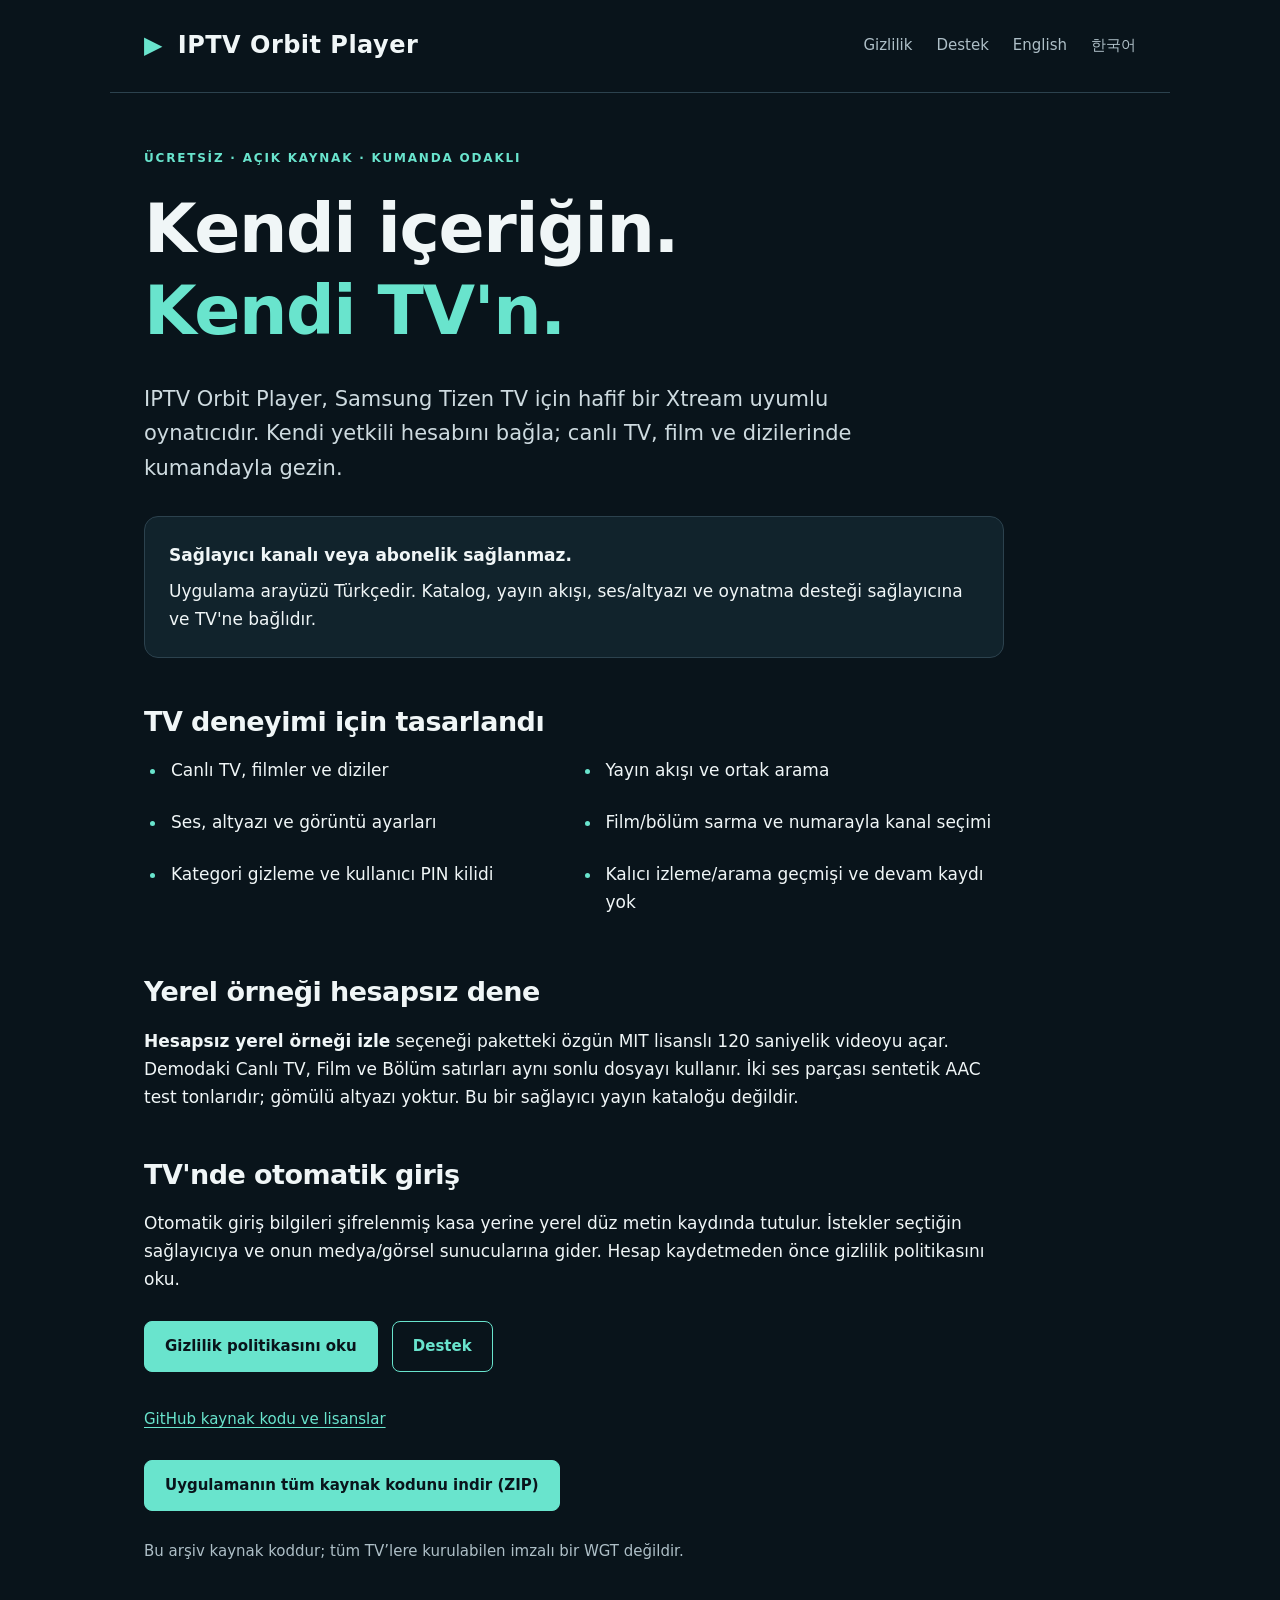
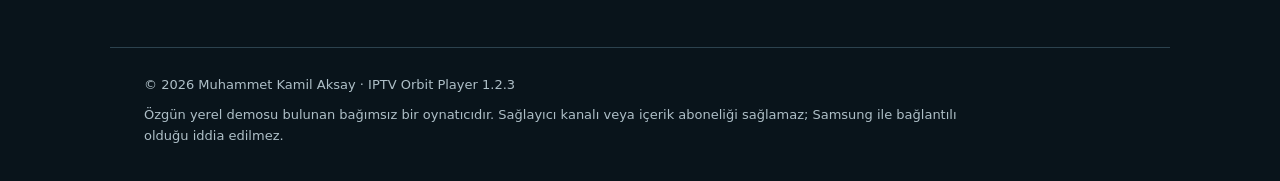
<file: index.html>
<!doctype html>
<html lang="tr">
<head><meta charset="utf-8"><meta name="viewport" content="width=device-width, initial-scale=1"><meta name="color-scheme" content="dark light"><meta name="referrer" content="no-referrer"><meta http-equiv="Content-Security-Policy" content="default-src 'none'; style-src 'self'; img-src 'self'; base-uri 'none'; form-action 'none'"><title>Açık kaynak TV oynatıcı · IPTV Orbit Player</title><meta name="description" content="Samsung Tizen TV için ücretsiz ve açık kaynak IPTV Orbit Player oynatıcı. Gizlilik ve destek bilgileri."><link rel="stylesheet" href="style.css"></head>
<body><a class="skip" href="#content">İçeriğe geç</a><header><a class="brand" href="index.html" aria-label="IPTV Orbit Player ana sayfa"><span class="brand-mark" aria-hidden="true">▶</span> IPTV Orbit Player</a><nav aria-label="Ana gezinme"><a href="privacy.html">Gizlilik</a><a href="support.html">Destek</a><a href="index-en.html" lang="en">English</a><a href="privacy-ko.html" lang="ko">한국어</a></nav></header><main id="content"><p class="eyebrow">ÜCRETSİZ · AÇIK KAYNAK · KUMANDA ODAKLI</p><h1>Kendi içeriğin.<br><span>Kendi TV'n.</span></h1><p class="lead">IPTV Orbit Player, Samsung Tizen TV için hafif bir Xtream uyumlu oynatıcıdır. Kendi yetkili hesabını bağla; canlı TV, film ve dizilerinde kumandayla gezin.</p><div class="notice"><strong>Sağlayıcı kanalı veya abonelik sağlanmaz.</strong><p>Uygulama arayüzü Türkçedir. Katalog, yayın akışı, ses/altyazı ve oynatma desteği sağlayıcına ve TV'ne bağlıdır.</p></div><h2>TV deneyimi için tasarlandı</h2><ul class="features"><li>Canlı TV, filmler ve diziler</li><li>Yayın akışı ve ortak arama</li><li>Ses, altyazı ve görüntü ayarları</li><li>Film/bölüm sarma ve numarayla kanal seçimi</li><li>Kategori gizleme ve kullanıcı PIN kilidi</li><li>Kalıcı izleme/arama geçmişi ve devam kaydı yok</li></ul><h2>Yerel örneği hesapsız dene</h2><p><strong>Hesapsız yerel örneği izle</strong> seçeneği paketteki özgün MIT lisanslı 120 saniyelik videoyu açar. Demodaki Canlı TV, Film ve Bölüm satırları aynı sonlu dosyayı kullanır. İki ses parçası sentetik AAC test tonlarıdır; gömülü altyazı yoktur. Bu bir sağlayıcı yayın kataloğu değildir.</p><h2>TV'nde otomatik giriş</h2><p>Otomatik giriş bilgileri şifrelenmiş kasa yerine yerel düz metin kaydında tutulur. İstekler seçtiğin sağlayıcıya ve onun medya/görsel sunucularına gider. Hesap kaydetmeden önce gizlilik politikasını oku.</p><div class="actions"><a class="button" href="privacy.html">Gizlilik politikasını oku</a><a class="button secondary" href="support.html">Destek</a></div><p class="source"><a href="https://github.com/muhammetaksay/iptv-orbit-player" rel="noreferrer">GitHub kaynak kodu ve lisanslar</a></p><div class="actions"><a class="button" href="IPTV-Orbit-Player-1.2.3-source.zip" download>Uygulamanın tüm kaynak kodunu indir (ZIP)</a></div><p class="muted">Bu arşiv kaynak koddur; tüm TV’lere kurulabilen imzalı bir WGT değildir.</p></main><footer><p>© 2026 Muhammet Kamil Aksay · IPTV Orbit Player 1.2.3</p><p>Özgün yerel demosu bulunan bağımsız bir oynatıcıdır. Sağlayıcı kanalı veya içerik aboneliği sağlamaz; Samsung ile bağlantılı olduğu iddia edilmez.</p></footer></body></html>
</file>
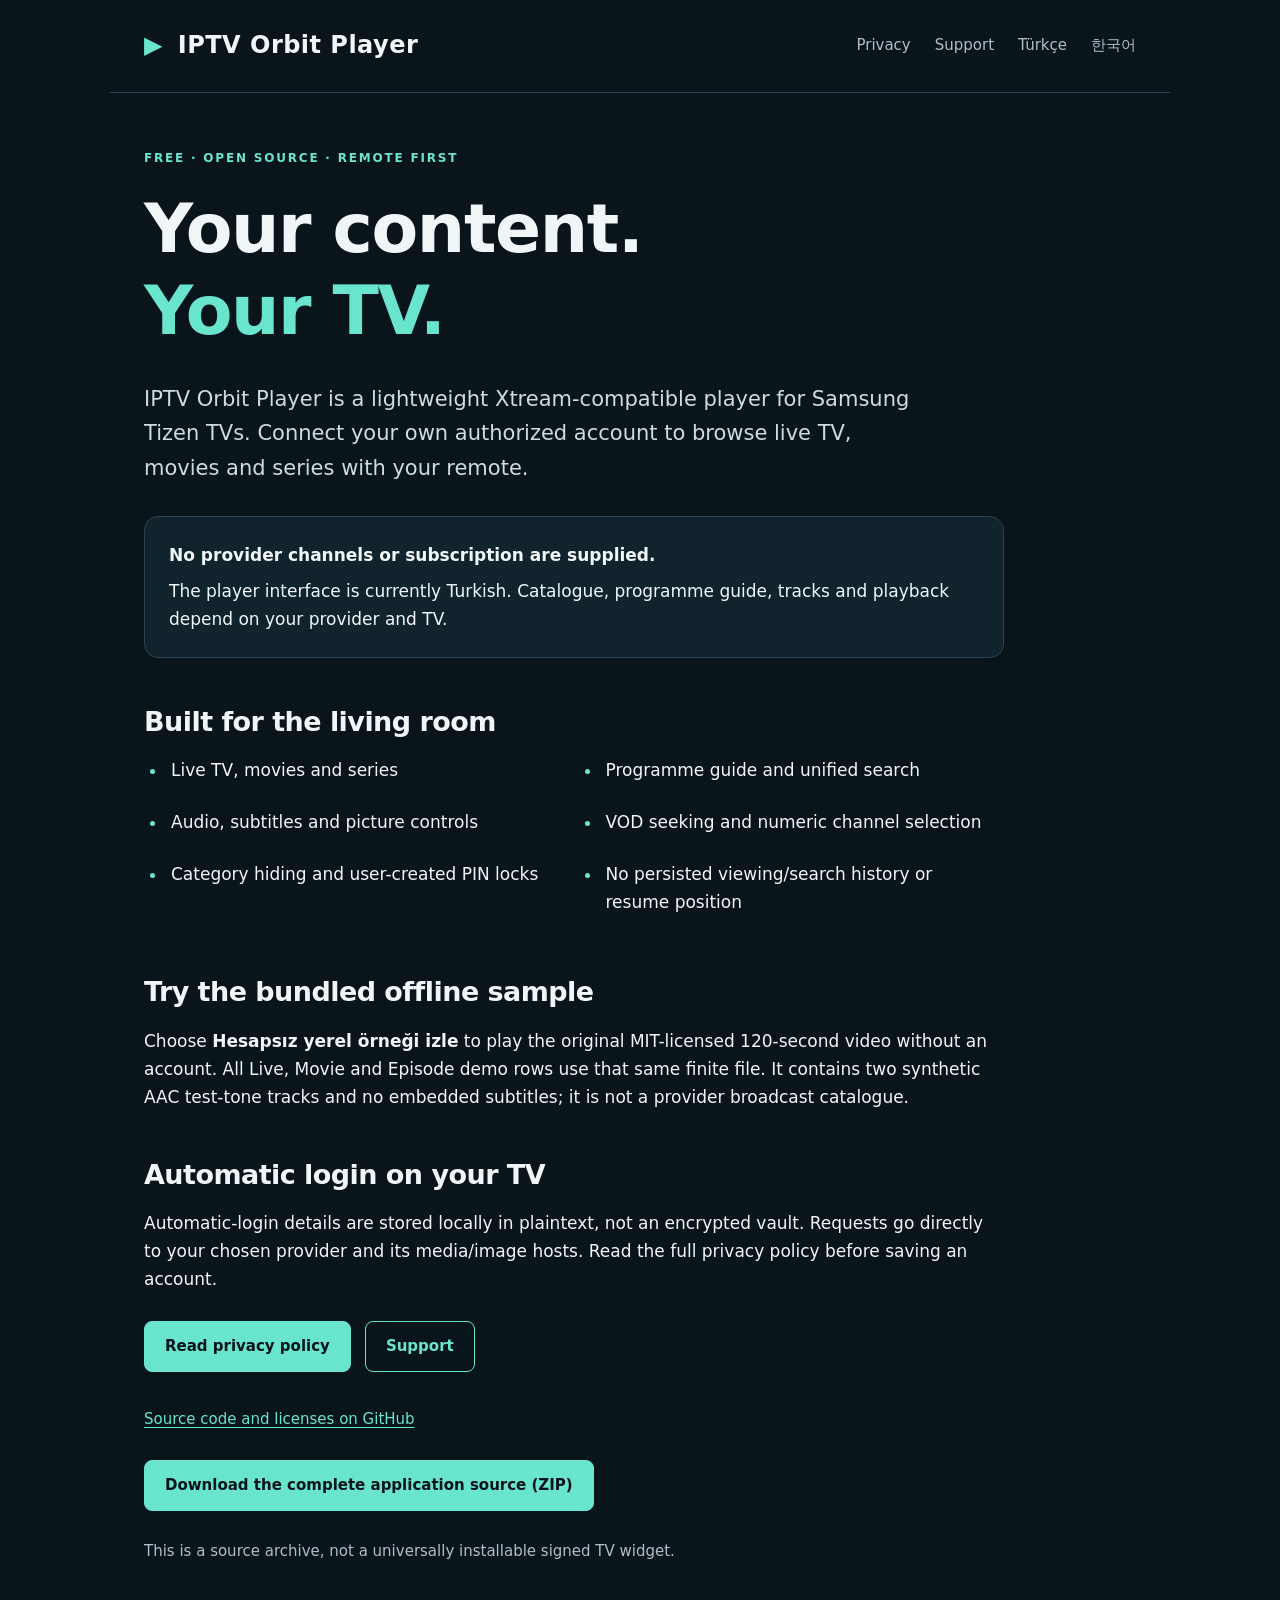
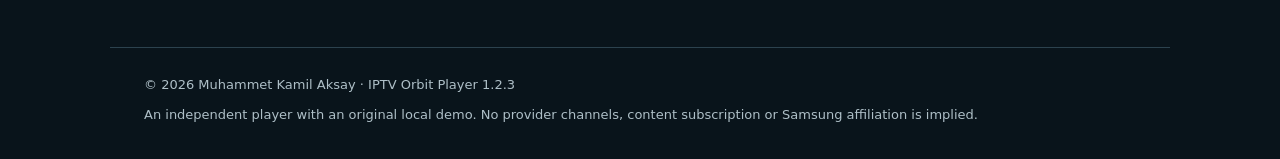
<file: index-en.html>
<!doctype html>
<html lang="en">
<head><meta charset="utf-8"><meta name="viewport" content="width=device-width, initial-scale=1"><meta name="color-scheme" content="dark light"><meta name="referrer" content="no-referrer"><meta http-equiv="Content-Security-Policy" content="default-src 'none'; style-src 'self'; img-src 'self'; base-uri 'none'; form-action 'none'"><title>Open-source TV player · IPTV Orbit Player</title><meta name="description" content="IPTV Orbit Player, a free open-source player for Samsung Tizen TV. Privacy and support information."><link rel="stylesheet" href="style.css"></head>
<body><a class="skip" href="#content">Skip to content</a><header><a class="brand" href="index-en.html" aria-label="IPTV Orbit Player home"><span class="brand-mark" aria-hidden="true">▶</span> IPTV Orbit Player</a><nav aria-label="Main navigation"><a href="privacy-en.html">Privacy</a><a href="support-en.html">Support</a><a href="index.html" lang="tr">Türkçe</a><a href="privacy-ko.html" lang="ko">한국어</a></nav></header><main id="content"><p class="eyebrow">FREE · OPEN SOURCE · REMOTE FIRST</p><h1>Your content.<br><span>Your TV.</span></h1><p class="lead">IPTV Orbit Player is a lightweight Xtream-compatible player for Samsung Tizen TVs. Connect your own authorized account to browse live TV, movies and series with your remote.</p><div class="notice"><strong>No provider channels or subscription are supplied.</strong><p>The player interface is currently Turkish. Catalogue, programme guide, tracks and playback depend on your provider and TV.</p></div><h2>Built for the living room</h2><ul class="features"><li>Live TV, movies and series</li><li>Programme guide and unified search</li><li>Audio, subtitles and picture controls</li><li>VOD seeking and numeric channel selection</li><li>Category hiding and user-created PIN locks</li><li>No persisted viewing/search history or resume position</li></ul><h2>Try the bundled offline sample</h2><p>Choose <strong>Hesapsız yerel örneği izle</strong> to play the original MIT-licensed 120-second video without an account. All Live, Movie and Episode demo rows use that same finite file. It contains two synthetic AAC test-tone tracks and no embedded subtitles; it is not a provider broadcast catalogue.</p><h2>Automatic login on your TV</h2><p>Automatic-login details are stored locally in plaintext, not an encrypted vault. Requests go directly to your chosen provider and its media/image hosts. Read the full privacy policy before saving an account.</p><div class="actions"><a class="button" href="privacy-en.html">Read privacy policy</a><a class="button secondary" href="support-en.html">Support</a></div><p class="source"><a href="https://github.com/muhammetaksay/iptv-orbit-player" rel="noreferrer">Source code and licenses on GitHub</a></p><div class="actions"><a class="button" href="IPTV-Orbit-Player-1.2.3-source.zip" download>Download the complete application source (ZIP)</a></div><p class="muted">This is a source archive, not a universally installable signed TV widget.</p></main><footer><p>© 2026 Muhammet Kamil Aksay · IPTV Orbit Player 1.2.3</p><p>An independent player with an original local demo. No provider channels, content subscription or Samsung affiliation is implied.</p></footer></body></html>
</file>
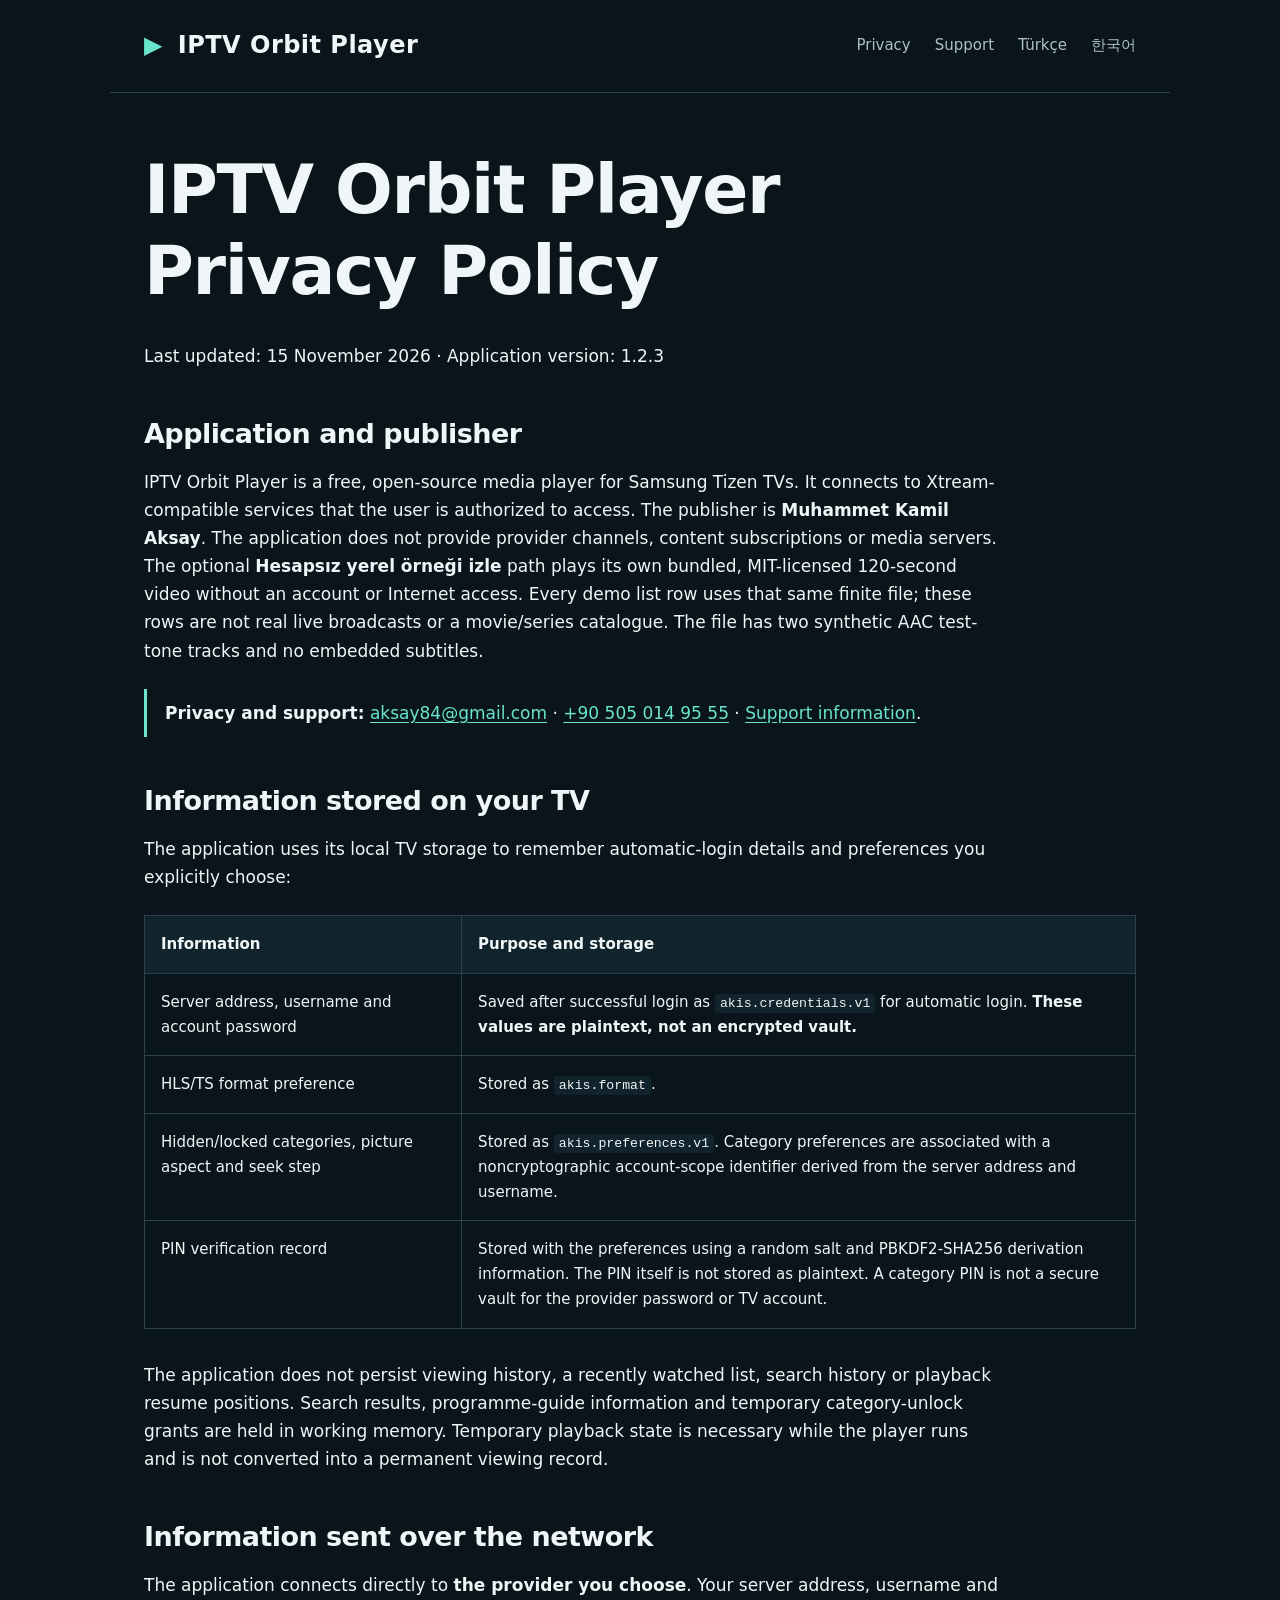
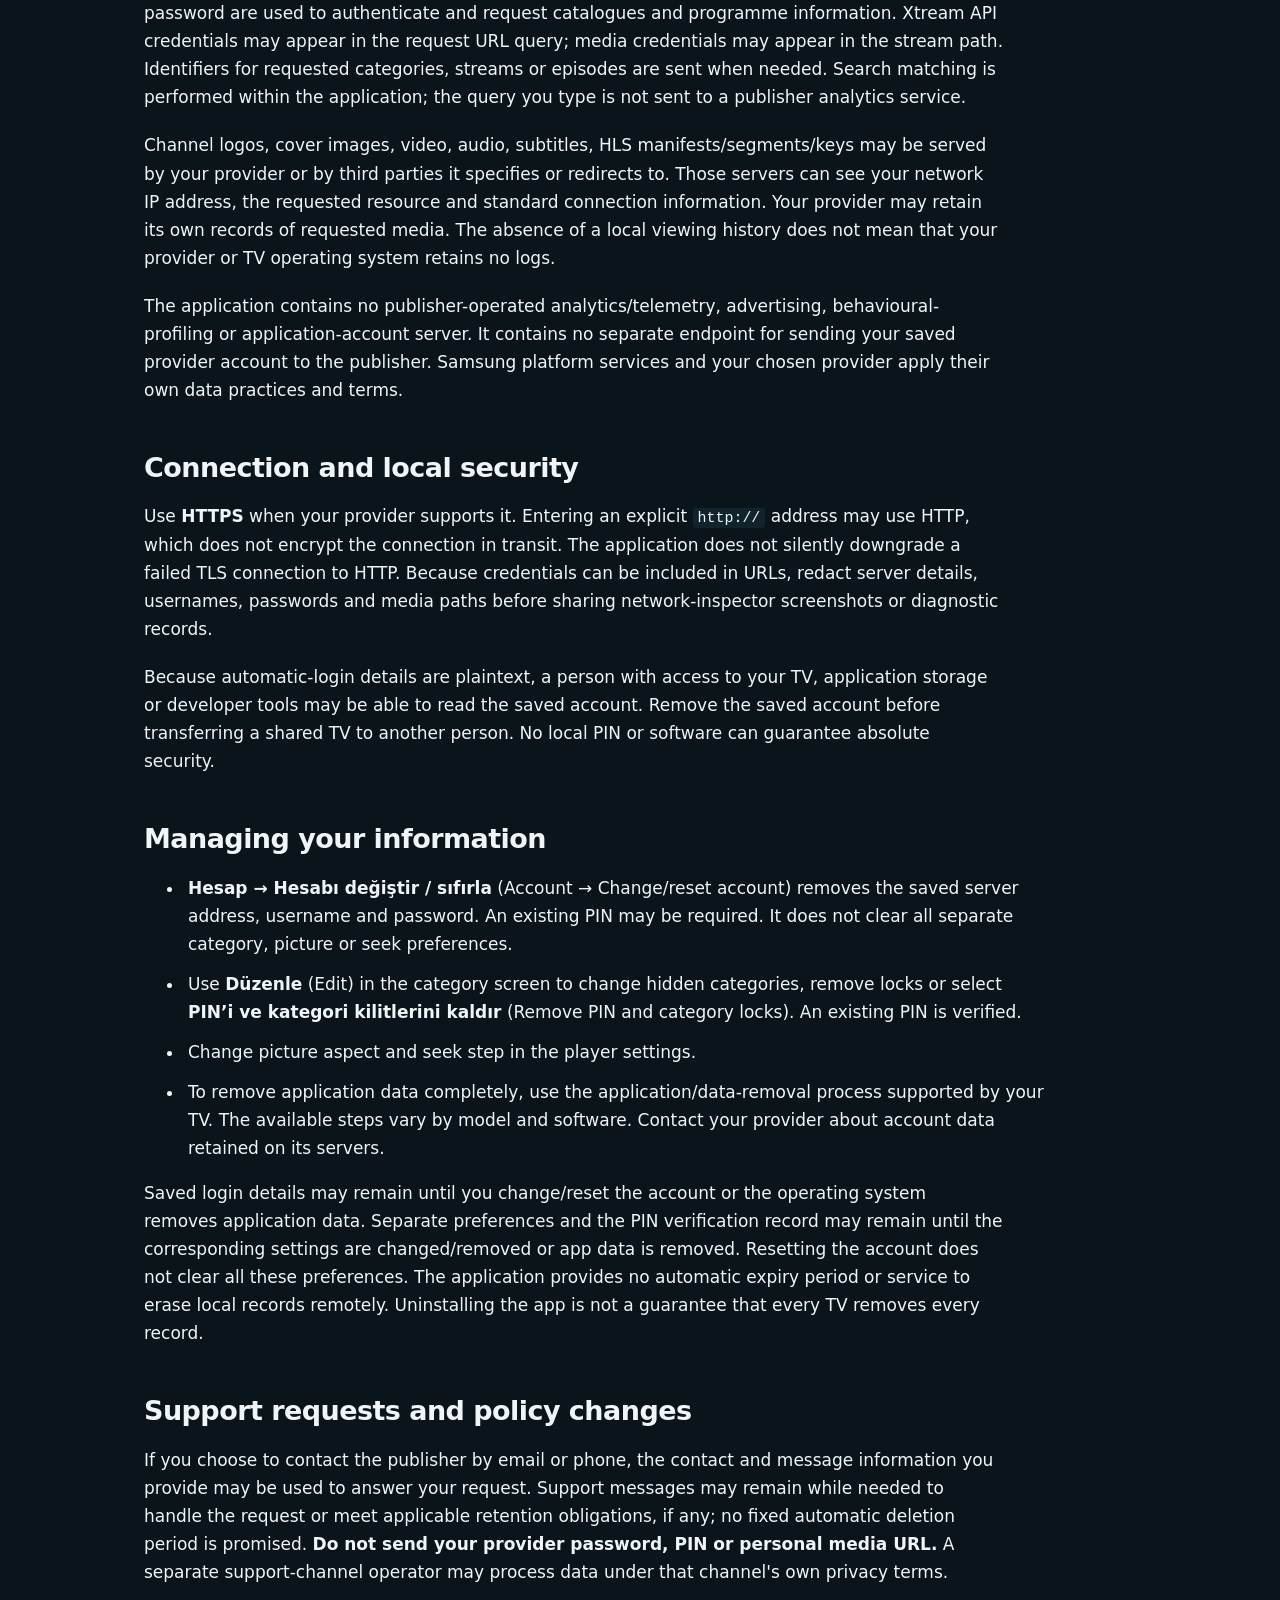
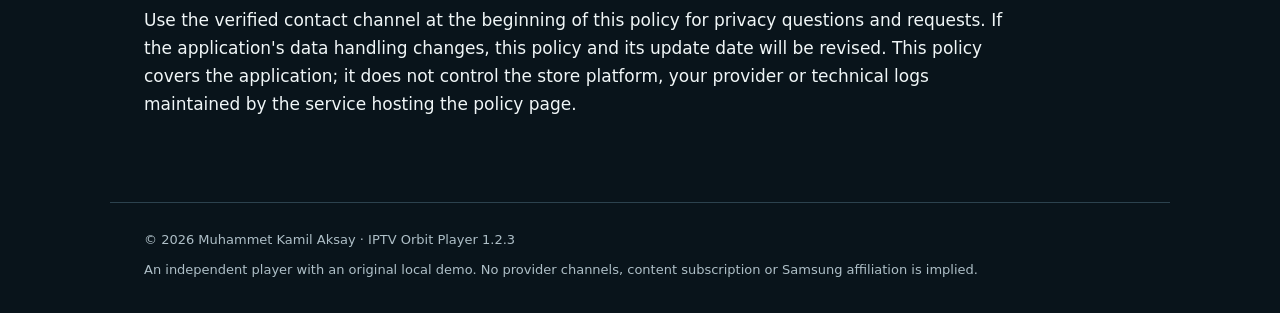
<file: privacy-en.html>
<!doctype html>
<html lang="en">
<head><meta charset="utf-8"><meta name="viewport" content="width=device-width, initial-scale=1"><meta name="color-scheme" content="dark light"><meta name="referrer" content="no-referrer"><meta http-equiv="Content-Security-Policy" content="default-src 'none'; style-src 'self'; img-src 'self'; base-uri 'none'; form-action 'none'"><title>Privacy policy · IPTV Orbit Player</title><meta name="description" content="IPTV Orbit Player, a free open-source player for Samsung Tizen TV. Privacy and support information."><link rel="stylesheet" href="style.css"></head>
<body><a class="skip" href="#content">Skip to content</a><header><a class="brand" href="index-en.html" aria-label="IPTV Orbit Player home"><span class="brand-mark" aria-hidden="true">▶</span> IPTV Orbit Player</a><nav aria-label="Main navigation"><a href="privacy-en.html">Privacy</a><a href="support-en.html">Support</a><a href="privacy.html" lang="tr">Türkçe</a><a href="privacy-ko.html" lang="ko">한국어</a></nav></header><main id="content"><h1>IPTV Orbit Player Privacy Policy</h1>
<p>Last updated: 15 November 2026 · Application version: 1.2.3</p>
<h2>Application and publisher</h2>
<p>IPTV Orbit Player is a free, open-source media player for Samsung Tizen TVs. It connects to Xtream-compatible services that the user is authorized to access. The publisher is <strong>Muhammet Kamil Aksay</strong>. The application does not provide provider channels, content subscriptions or media servers. The optional <strong>Hesapsız yerel örneği izle</strong> path plays its own bundled, MIT-licensed 120-second video without an account or Internet access. Every demo list row uses that same finite file; these rows are not real live broadcasts or a movie/series catalogue. The file has two synthetic AAC test-tone tracks and no embedded subtitles.</p>
<p class="contact"><strong>Privacy and support:</strong> <a href="mailto:aksay84@gmail.com">aksay84@gmail.com</a> · <a href="tel:+905050149555">+90 505 014 95 55</a> · <a href="support-en.html">Support information</a>.</p>
<h2>Information stored on your TV</h2>
<p>The application uses its local TV storage to remember automatic-login details and preferences you explicitly choose:</p>
<div class="table-wrap"><table><thead><tr><th scope="col">Information</th><th scope="col">Purpose and storage</th></tr></thead><tbody>
<tr><td>Server address, username and account password</td><td>Saved after successful login as <code>akis.credentials.v1</code> for automatic login. <strong>These values are plaintext, not an encrypted vault.</strong></td></tr>
<tr><td>HLS/TS format preference</td><td>Stored as <code>akis.format</code>.</td></tr>
<tr><td>Hidden/locked categories, picture aspect and seek step</td><td>Stored as <code>akis.preferences.v1</code>. Category preferences are associated with a noncryptographic account-scope identifier derived from the server address and username.</td></tr>
<tr><td>PIN verification record</td><td>Stored with the preferences using a random salt and PBKDF2-SHA256 derivation information. The PIN itself is not stored as plaintext. A category PIN is not a secure vault for the provider password or TV account.</td></tr>
</tbody></table></div>
<p>The application does not persist viewing history, a recently watched list, search history or playback resume positions. Search results, programme-guide information and temporary category-unlock grants are held in working memory. Temporary playback state is necessary while the player runs and is not converted into a permanent viewing record.</p>
<h2>Information sent over the network</h2>
<p>The application connects directly to <strong>the provider you choose</strong>. Your server address, username and password are used to authenticate and request catalogues and programme information. Xtream API credentials may appear in the request URL query; media credentials may appear in the stream path. Identifiers for requested categories, streams or episodes are sent when needed. Search matching is performed within the application; the query you type is not sent to a publisher analytics service.</p>
<p>Channel logos, cover images, video, audio, subtitles, HLS manifests/segments/keys may be served by your provider or by third parties it specifies or redirects to. Those servers can see your network IP address, the requested resource and standard connection information. Your provider may retain its own records of requested media. The absence of a local viewing history does not mean that your provider or TV operating system retains no logs.</p>
<p>The application contains no publisher-operated analytics/telemetry, advertising, behavioural-profiling or application-account server. It contains no separate endpoint for sending your saved provider account to the publisher. Samsung platform services and your chosen provider apply their own data practices and terms.</p>
<h2>Connection and local security</h2>
<p>Use <strong>HTTPS</strong> when your provider supports it. Entering an explicit <code>http://</code> address may use HTTP, which does not encrypt the connection in transit. The application does not silently downgrade a failed TLS connection to HTTP. Because credentials can be included in URLs, redact server details, usernames, passwords and media paths before sharing network-inspector screenshots or diagnostic records.</p>
<p>Because automatic-login details are plaintext, a person with access to your TV, application storage or developer tools may be able to read the saved account. Remove the saved account before transferring a shared TV to another person. No local PIN or software can guarantee absolute security.</p>
<h2>Managing your information</h2>
<ul>
<li><strong>Hesap → Hesabı değiştir / sıfırla</strong> (Account → Change/reset account) removes the saved server address, username and password. An existing PIN may be required. It does not clear all separate category, picture or seek preferences.</li>
<li>Use <strong>Düzenle</strong> (Edit) in the category screen to change hidden categories, remove locks or select <strong>PIN’i ve kategori kilitlerini kaldır</strong> (Remove PIN and category locks). An existing PIN is verified.</li>
<li>Change picture aspect and seek step in the player settings.</li>
<li>To remove application data completely, use the application/data-removal process supported by your TV. The available steps vary by model and software. Contact your provider about account data retained on its servers.</li>
</ul>
<p>Saved login details may remain until you change/reset the account or the operating system removes application data. Separate preferences and the PIN verification record may remain until the corresponding settings are changed/removed or app data is removed. Resetting the account does not clear all these preferences. The application provides no automatic expiry period or service to erase local records remotely. Uninstalling the app is not a guarantee that every TV removes every record.</p>
<h2>Support requests and policy changes</h2>
<p>If you choose to contact the publisher by email or phone, the contact and message information you provide may be used to answer your request. Support messages may remain while needed to handle the request or meet applicable retention obligations, if any; no fixed automatic deletion period is promised. <strong>Do not send your provider password, PIN or personal media URL.</strong> A separate support-channel operator may process data under that channel&#39;s own privacy terms.</p>
<p>Use the verified contact channel at the beginning of this policy for privacy questions and requests. If the application&#39;s data handling changes, this policy and its update date will be revised. This policy covers the application; it does not control the store platform, your provider or technical logs maintained by the service hosting the policy page.</p></main><footer><p>© 2026 Muhammet Kamil Aksay · IPTV Orbit Player 1.2.3</p><p>An independent player with an original local demo. No provider channels, content subscription or Samsung affiliation is implied.</p></footer></body></html>
</file>
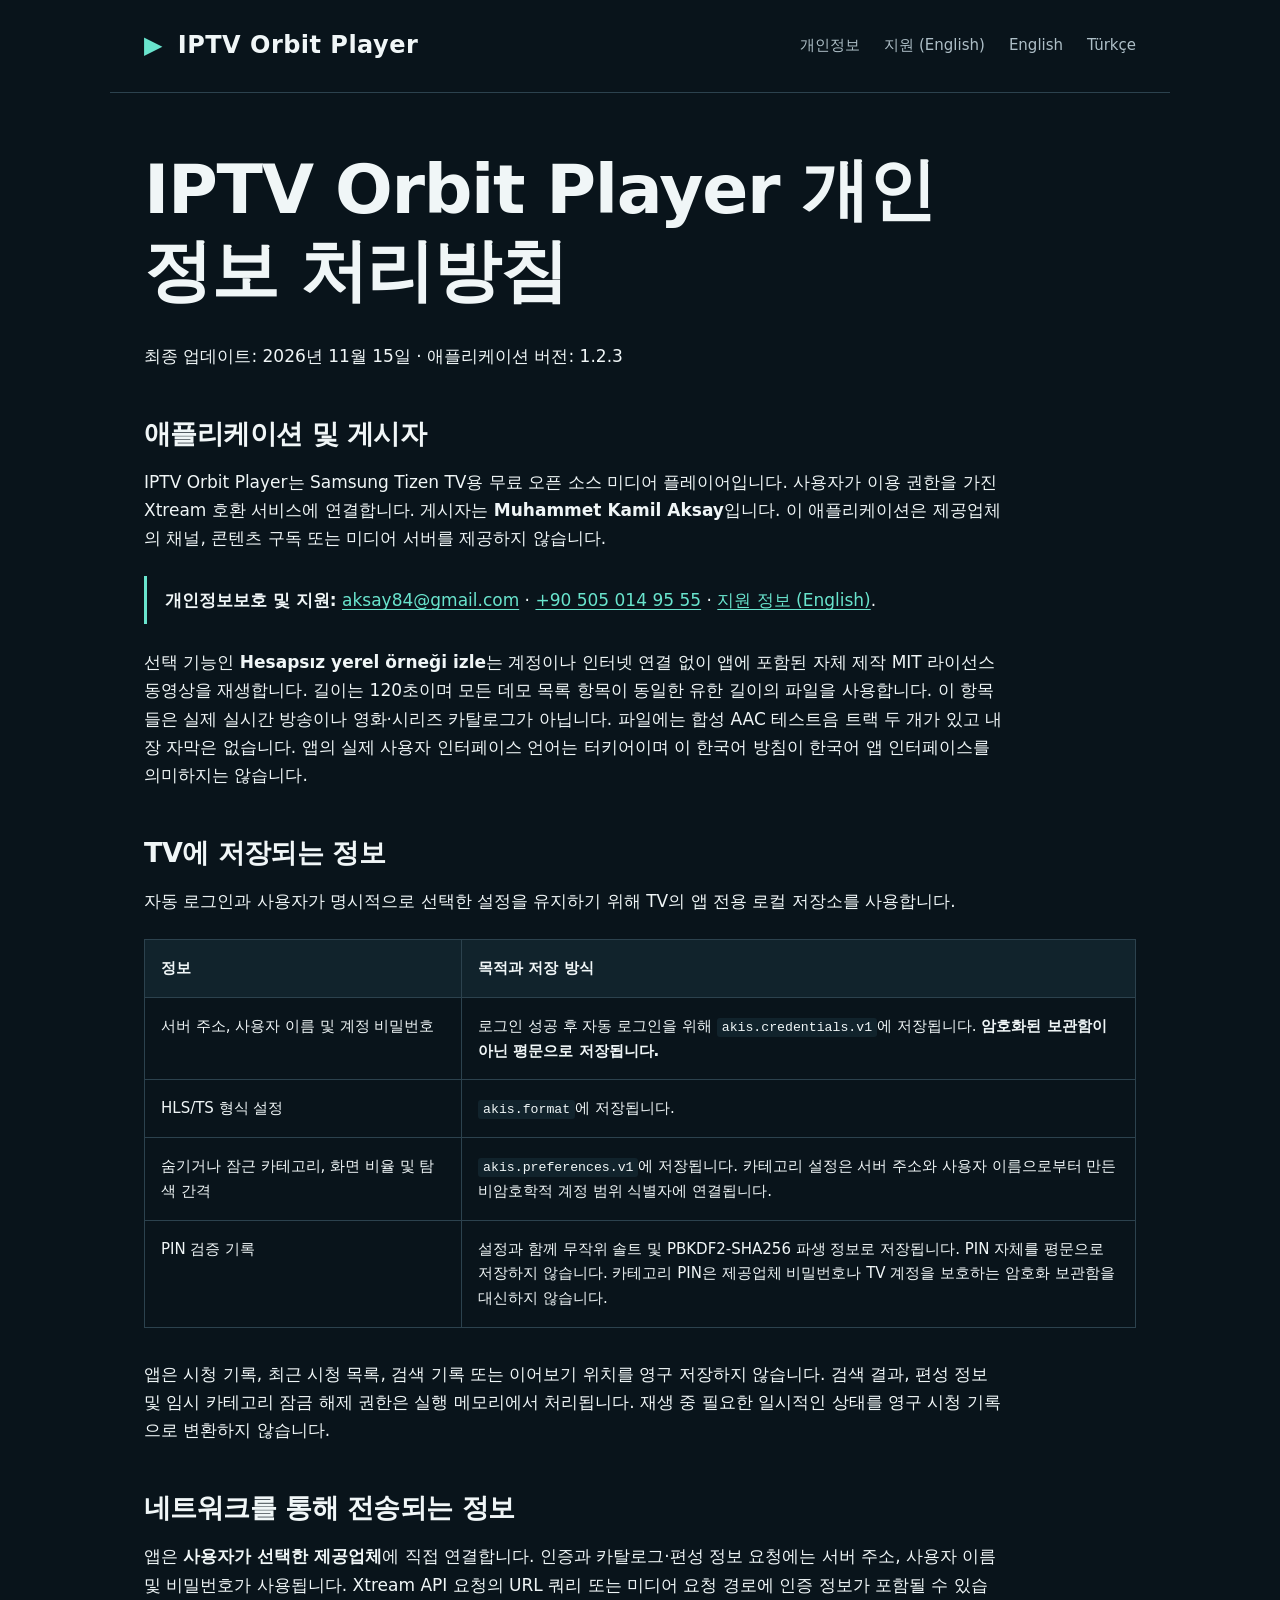
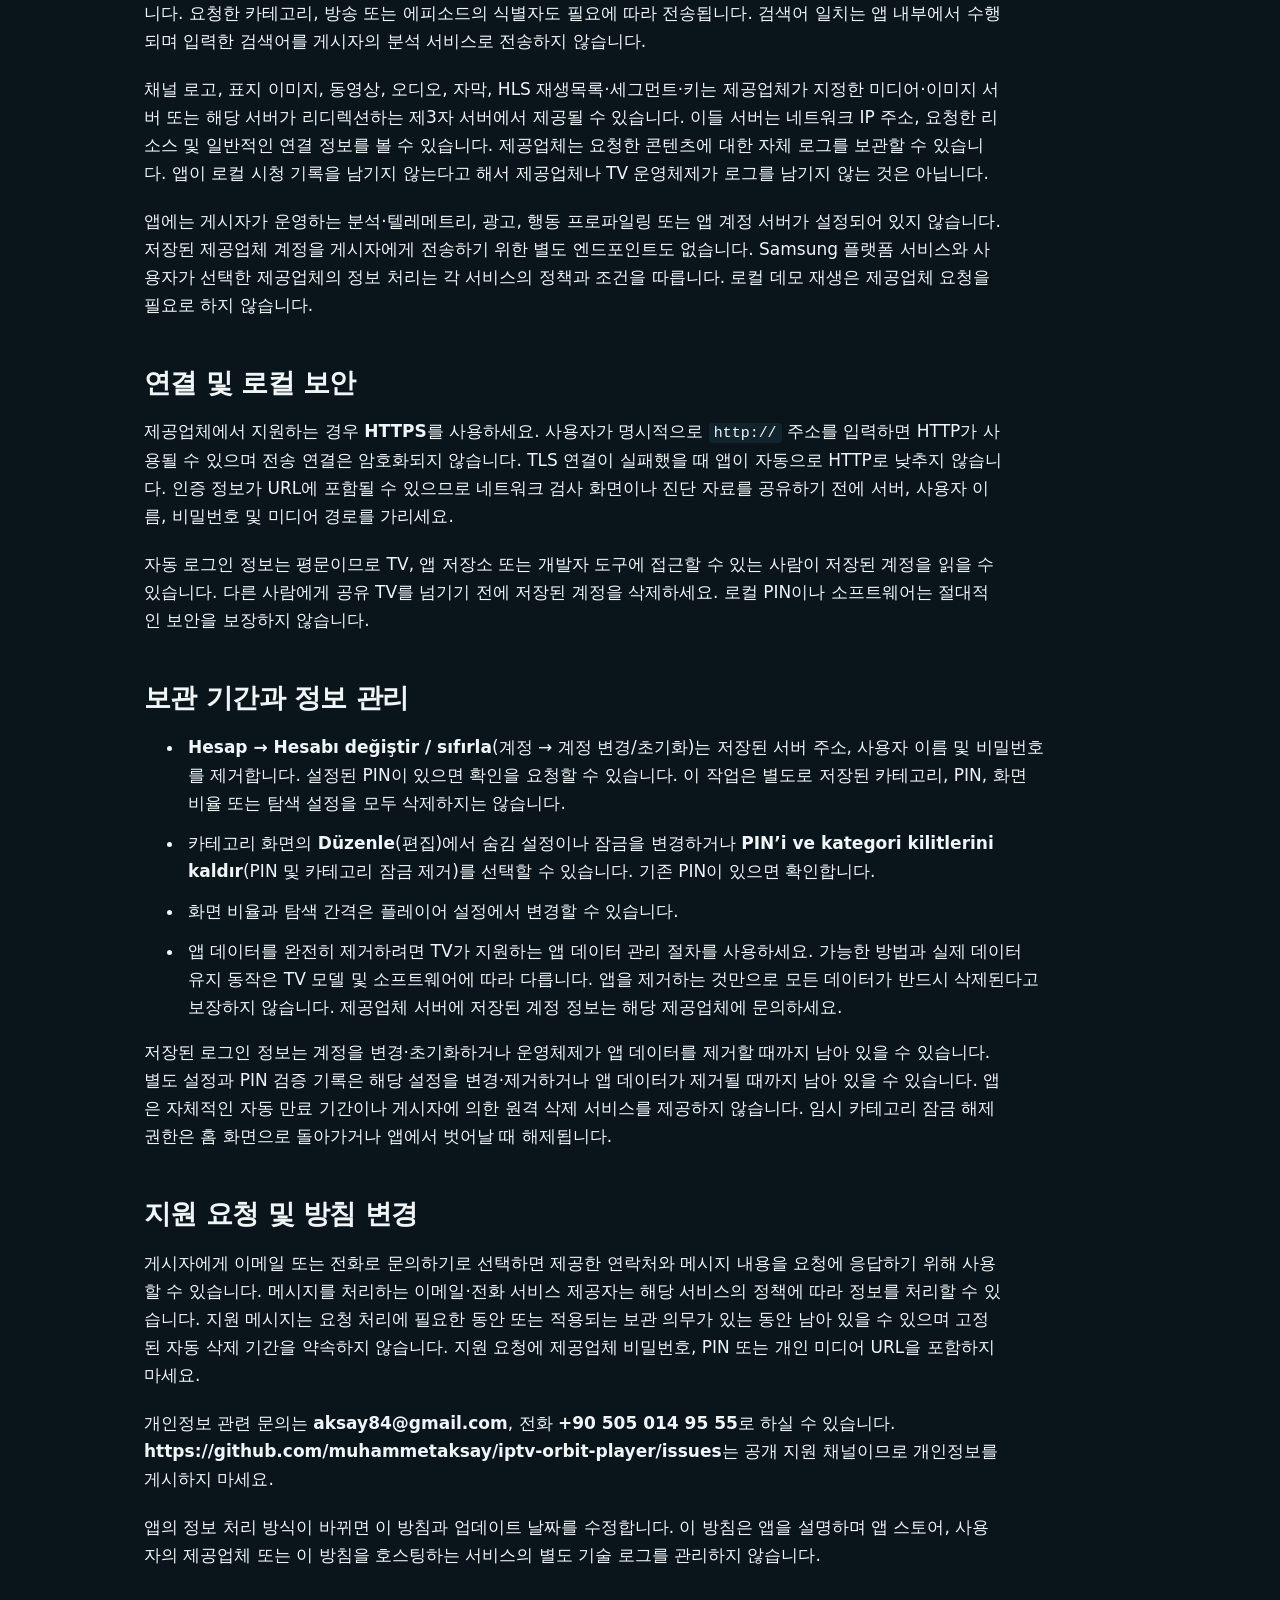
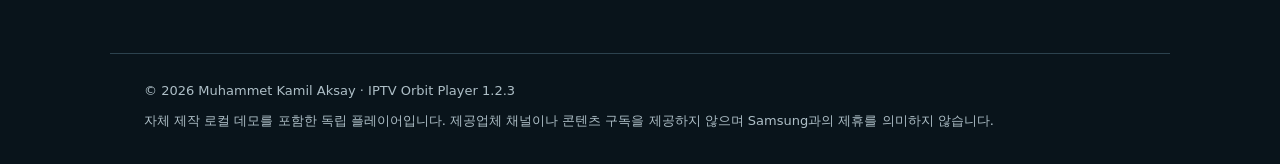
<file: privacy-ko.html>
<!doctype html>
<html lang="ko">
<head><meta charset="utf-8"><meta name="viewport" content="width=device-width, initial-scale=1"><meta name="color-scheme" content="dark light"><meta name="referrer" content="no-referrer"><meta http-equiv="Content-Security-Policy" content="default-src 'none'; style-src 'self'; img-src 'self'; base-uri 'none'; form-action 'none'"><title>개인정보 처리방침 · IPTV Orbit Player</title><meta name="description" content="Samsung Tizen TV용 무료 오픈 소스 플레이어 IPTV Orbit Player의 개인정보 처리방침 및 지원 정보."><link rel="stylesheet" href="style.css"></head>
<body><a class="skip" href="#content">본문으로 이동</a><header><a class="brand" href="index-en.html" aria-label="IPTV Orbit Player 홈"><span class="brand-mark" aria-hidden="true">▶</span> IPTV Orbit Player</a><nav aria-label="주 메뉴"><a href="privacy-ko.html">개인정보</a><a href="support-en.html">지원 (English)</a><a href="privacy-en.html" lang="en">English</a><a href="privacy.html" lang="tr">Türkçe</a></nav></header><main id="content"><h1>IPTV Orbit Player 개인정보 처리방침</h1>
<p>최종 업데이트: 2026년 11월 15일 · 애플리케이션 버전: 1.2.3</p>
<h2>애플리케이션 및 게시자</h2>
<p>IPTV Orbit Player는 Samsung Tizen TV용 무료 오픈 소스 미디어 플레이어입니다. 사용자가 이용 권한을 가진 Xtream 호환 서비스에 연결합니다. 게시자는 <strong>Muhammet Kamil Aksay</strong>입니다. 이 애플리케이션은 제공업체의 채널, 콘텐츠 구독 또는 미디어 서버를 제공하지 않습니다.</p>
<p class="contact"><strong>개인정보보호 및 지원:</strong> <a href="mailto:aksay84@gmail.com">aksay84@gmail.com</a> · <a href="tel:+905050149555">+90 505 014 95 55</a> · <a href="support-en.html">지원 정보 (English)</a>.</p>
<p>선택 기능인 <strong>Hesapsız yerel örneği izle</strong>는 계정이나 인터넷 연결 없이 앱에 포함된 자체 제작 MIT 라이선스 동영상을 재생합니다. 길이는 120초이며 모든 데모 목록 항목이 동일한 유한 길이의 파일을 사용합니다. 이 항목들은 실제 실시간 방송이나 영화·시리즈 카탈로그가 아닙니다. 파일에는 합성 AAC 테스트음 트랙 두 개가 있고 내장 자막은 없습니다. 앱의 실제 사용자 인터페이스 언어는 터키어이며 이 한국어 방침이 한국어 앱 인터페이스를 의미하지는 않습니다.</p>
<h2>TV에 저장되는 정보</h2>
<p>자동 로그인과 사용자가 명시적으로 선택한 설정을 유지하기 위해 TV의 앱 전용 로컬 저장소를 사용합니다.</p>
<div class="table-wrap"><table><thead><tr><th scope="col">정보</th><th scope="col">목적과 저장 방식</th></tr></thead><tbody>
<tr><td>서버 주소, 사용자 이름 및 계정 비밀번호</td><td>로그인 성공 후 자동 로그인을 위해 <code>akis.credentials.v1</code>에 저장됩니다. <strong>암호화된 보관함이 아닌 평문으로 저장됩니다.</strong></td></tr>
<tr><td>HLS/TS 형식 설정</td><td><code>akis.format</code>에 저장됩니다.</td></tr>
<tr><td>숨기거나 잠근 카테고리, 화면 비율 및 탐색 간격</td><td><code>akis.preferences.v1</code>에 저장됩니다. 카테고리 설정은 서버 주소와 사용자 이름으로부터 만든 비암호학적 계정 범위 식별자에 연결됩니다.</td></tr>
<tr><td>PIN 검증 기록</td><td>설정과 함께 무작위 솔트 및 PBKDF2-SHA256 파생 정보로 저장됩니다. PIN 자체를 평문으로 저장하지 않습니다. 카테고리 PIN은 제공업체 비밀번호나 TV 계정을 보호하는 암호화 보관함을 대신하지 않습니다.</td></tr>
</tbody></table></div>
<p>앱은 시청 기록, 최근 시청 목록, 검색 기록 또는 이어보기 위치를 영구 저장하지 않습니다. 검색 결과, 편성 정보 및 임시 카테고리 잠금 해제 권한은 실행 메모리에서 처리됩니다. 재생 중 필요한 일시적인 상태를 영구 시청 기록으로 변환하지 않습니다.</p>
<h2>네트워크를 통해 전송되는 정보</h2>
<p>앱은 <strong>사용자가 선택한 제공업체</strong>에 직접 연결합니다. 인증과 카탈로그·편성 정보 요청에는 서버 주소, 사용자 이름 및 비밀번호가 사용됩니다. Xtream API 요청의 URL 쿼리 또는 미디어 요청 경로에 인증 정보가 포함될 수 있습니다. 요청한 카테고리, 방송 또는 에피소드의 식별자도 필요에 따라 전송됩니다. 검색어 일치는 앱 내부에서 수행되며 입력한 검색어를 게시자의 분석 서비스로 전송하지 않습니다.</p>
<p>채널 로고, 표지 이미지, 동영상, 오디오, 자막, HLS 재생목록·세그먼트·키는 제공업체가 지정한 미디어·이미지 서버 또는 해당 서버가 리디렉션하는 제3자 서버에서 제공될 수 있습니다. 이들 서버는 네트워크 IP 주소, 요청한 리소스 및 일반적인 연결 정보를 볼 수 있습니다. 제공업체는 요청한 콘텐츠에 대한 자체 로그를 보관할 수 있습니다. 앱이 로컬 시청 기록을 남기지 않는다고 해서 제공업체나 TV 운영체제가 로그를 남기지 않는 것은 아닙니다.</p>
<p>앱에는 게시자가 운영하는 분석·텔레메트리, 광고, 행동 프로파일링 또는 앱 계정 서버가 설정되어 있지 않습니다. 저장된 제공업체 계정을 게시자에게 전송하기 위한 별도 엔드포인트도 없습니다. Samsung 플랫폼 서비스와 사용자가 선택한 제공업체의 정보 처리는 각 서비스의 정책과 조건을 따릅니다. 로컬 데모 재생은 제공업체 요청을 필요로 하지 않습니다.</p>
<h2>연결 및 로컬 보안</h2>
<p>제공업체에서 지원하는 경우 <strong>HTTPS</strong>를 사용하세요. 사용자가 명시적으로 <code>http://</code> 주소를 입력하면 HTTP가 사용될 수 있으며 전송 연결은 암호화되지 않습니다. TLS 연결이 실패했을 때 앱이 자동으로 HTTP로 낮추지 않습니다. 인증 정보가 URL에 포함될 수 있으므로 네트워크 검사 화면이나 진단 자료를 공유하기 전에 서버, 사용자 이름, 비밀번호 및 미디어 경로를 가리세요.</p>
<p>자동 로그인 정보는 평문이므로 TV, 앱 저장소 또는 개발자 도구에 접근할 수 있는 사람이 저장된 계정을 읽을 수 있습니다. 다른 사람에게 공유 TV를 넘기기 전에 저장된 계정을 삭제하세요. 로컬 PIN이나 소프트웨어는 절대적인 보안을 보장하지 않습니다.</p>
<h2>보관 기간과 정보 관리</h2>
<ul>
<li><strong>Hesap → Hesabı değiştir / sıfırla</strong>(계정 → 계정 변경/초기화)는 저장된 서버 주소, 사용자 이름 및 비밀번호를 제거합니다. 설정된 PIN이 있으면 확인을 요청할 수 있습니다. 이 작업은 별도로 저장된 카테고리, PIN, 화면 비율 또는 탐색 설정을 모두 삭제하지는 않습니다.</li>
<li>카테고리 화면의 <strong>Düzenle</strong>(편집)에서 숨김 설정이나 잠금을 변경하거나 <strong>PIN’i ve kategori kilitlerini kaldır</strong>(PIN 및 카테고리 잠금 제거)를 선택할 수 있습니다. 기존 PIN이 있으면 확인합니다.</li>
<li>화면 비율과 탐색 간격은 플레이어 설정에서 변경할 수 있습니다.</li>
<li>앱 데이터를 완전히 제거하려면 TV가 지원하는 앱 데이터 관리 절차를 사용하세요. 가능한 방법과 실제 데이터 유지 동작은 TV 모델 및 소프트웨어에 따라 다릅니다. 앱을 제거하는 것만으로 모든 데이터가 반드시 삭제된다고 보장하지 않습니다. 제공업체 서버에 저장된 계정 정보는 해당 제공업체에 문의하세요.</li>
</ul>
<p>저장된 로그인 정보는 계정을 변경·초기화하거나 운영체제가 앱 데이터를 제거할 때까지 남아 있을 수 있습니다. 별도 설정과 PIN 검증 기록은 해당 설정을 변경·제거하거나 앱 데이터가 제거될 때까지 남아 있을 수 있습니다. 앱은 자체적인 자동 만료 기간이나 게시자에 의한 원격 삭제 서비스를 제공하지 않습니다. 임시 카테고리 잠금 해제 권한은 홈 화면으로 돌아가거나 앱에서 벗어날 때 해제됩니다.</p>
<h2>지원 요청 및 방침 변경</h2>
<p>게시자에게 이메일 또는 전화로 문의하기로 선택하면 제공한 연락처와 메시지 내용을 요청에 응답하기 위해 사용할 수 있습니다. 메시지를 처리하는 이메일·전화 서비스 제공자는 해당 서비스의 정책에 따라 정보를 처리할 수 있습니다. 지원 메시지는 요청 처리에 필요한 동안 또는 적용되는 보관 의무가 있는 동안 남아 있을 수 있으며 고정된 자동 삭제 기간을 약속하지 않습니다. 지원 요청에 제공업체 비밀번호, PIN 또는 개인 미디어 URL을 포함하지 마세요.</p>
<p>개인정보 관련 문의는 <strong>aksay84@gmail.com</strong>, 전화 <strong>+90 505 014 95 55</strong>로 하실 수 있습니다. <strong>https://github.com/muhammetaksay/iptv-orbit-player/issues</strong>는 공개 지원 채널이므로 개인정보를 게시하지 마세요.</p>
<p>앱의 정보 처리 방식이 바뀌면 이 방침과 업데이트 날짜를 수정합니다. 이 방침은 앱을 설명하며 앱 스토어, 사용자의 제공업체 또는 이 방침을 호스팅하는 서비스의 별도 기술 로그를 관리하지 않습니다.</p></main><footer><p>© 2026 Muhammet Kamil Aksay · IPTV Orbit Player 1.2.3</p><p>자체 제작 로컬 데모를 포함한 독립 플레이어입니다. 제공업체 채널이나 콘텐츠 구독을 제공하지 않으며 Samsung과의 제휴를 의미하지 않습니다.</p></footer></body></html>
</file>
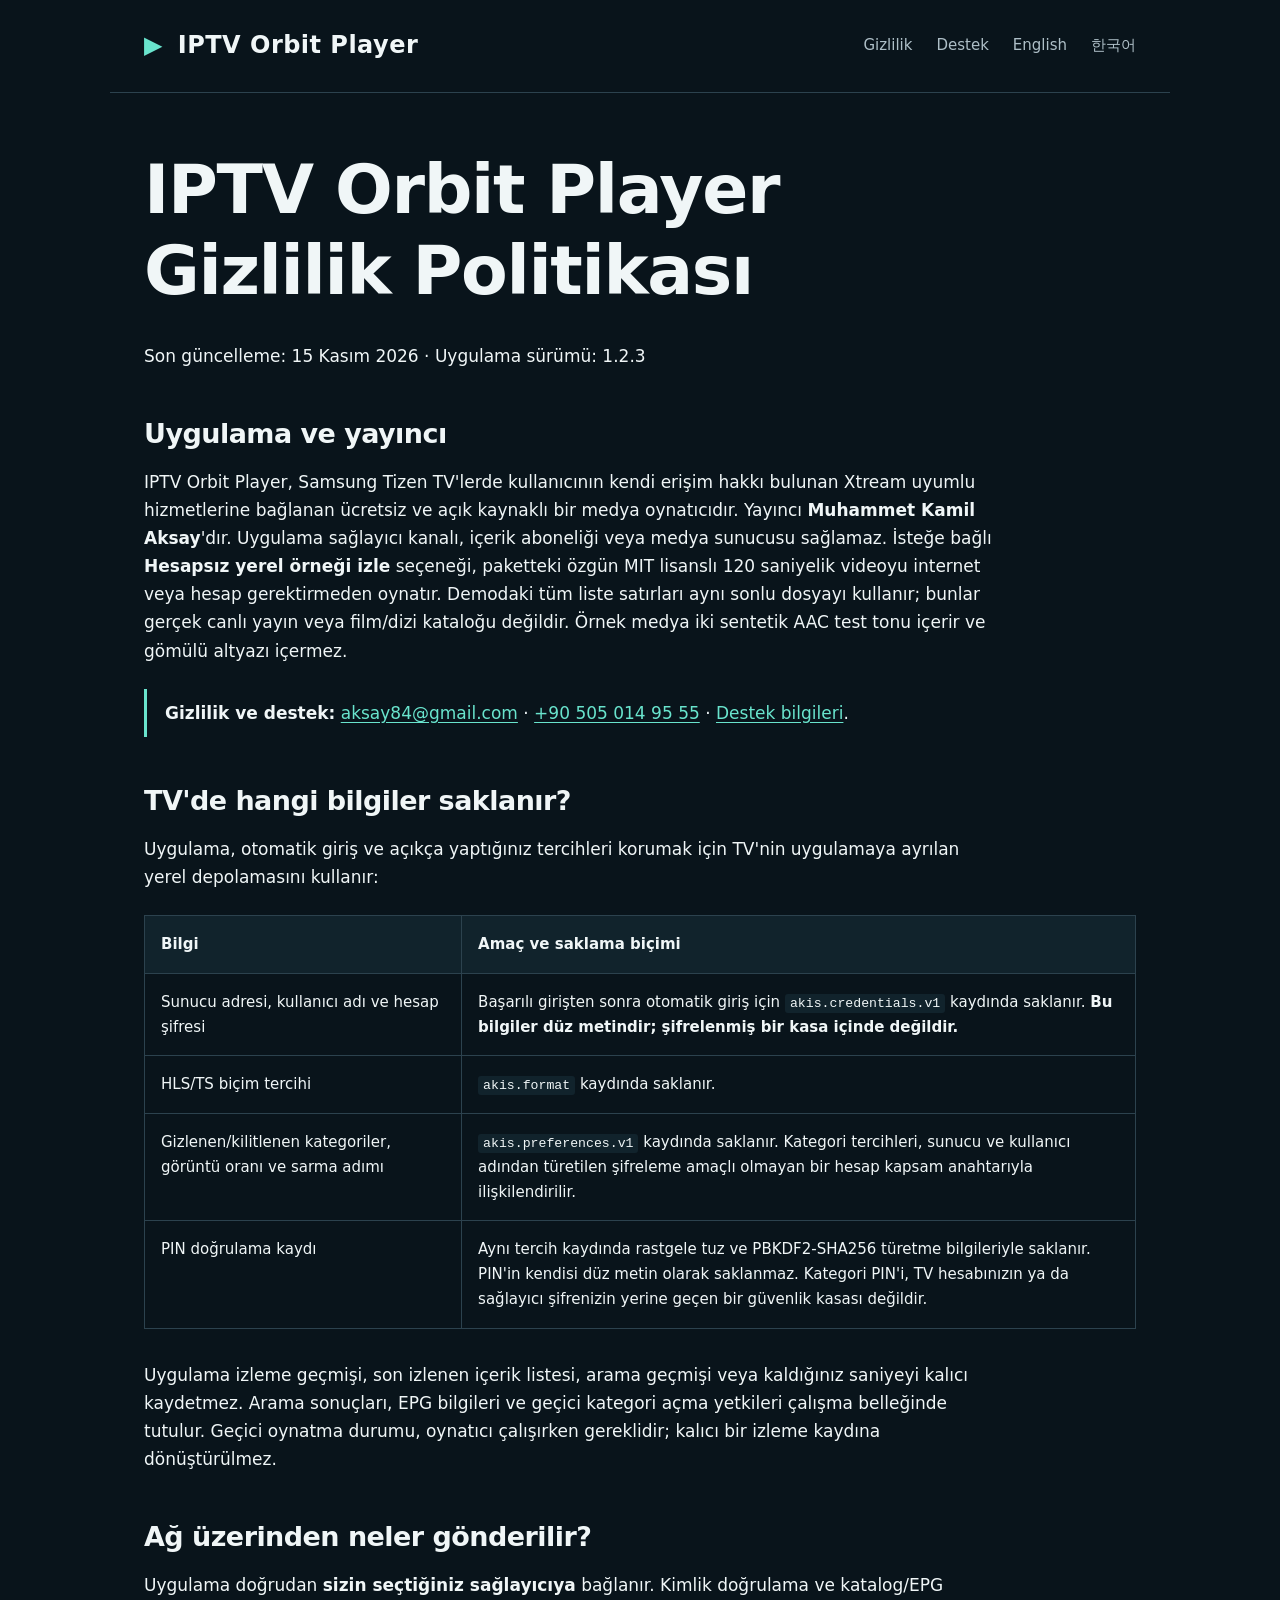
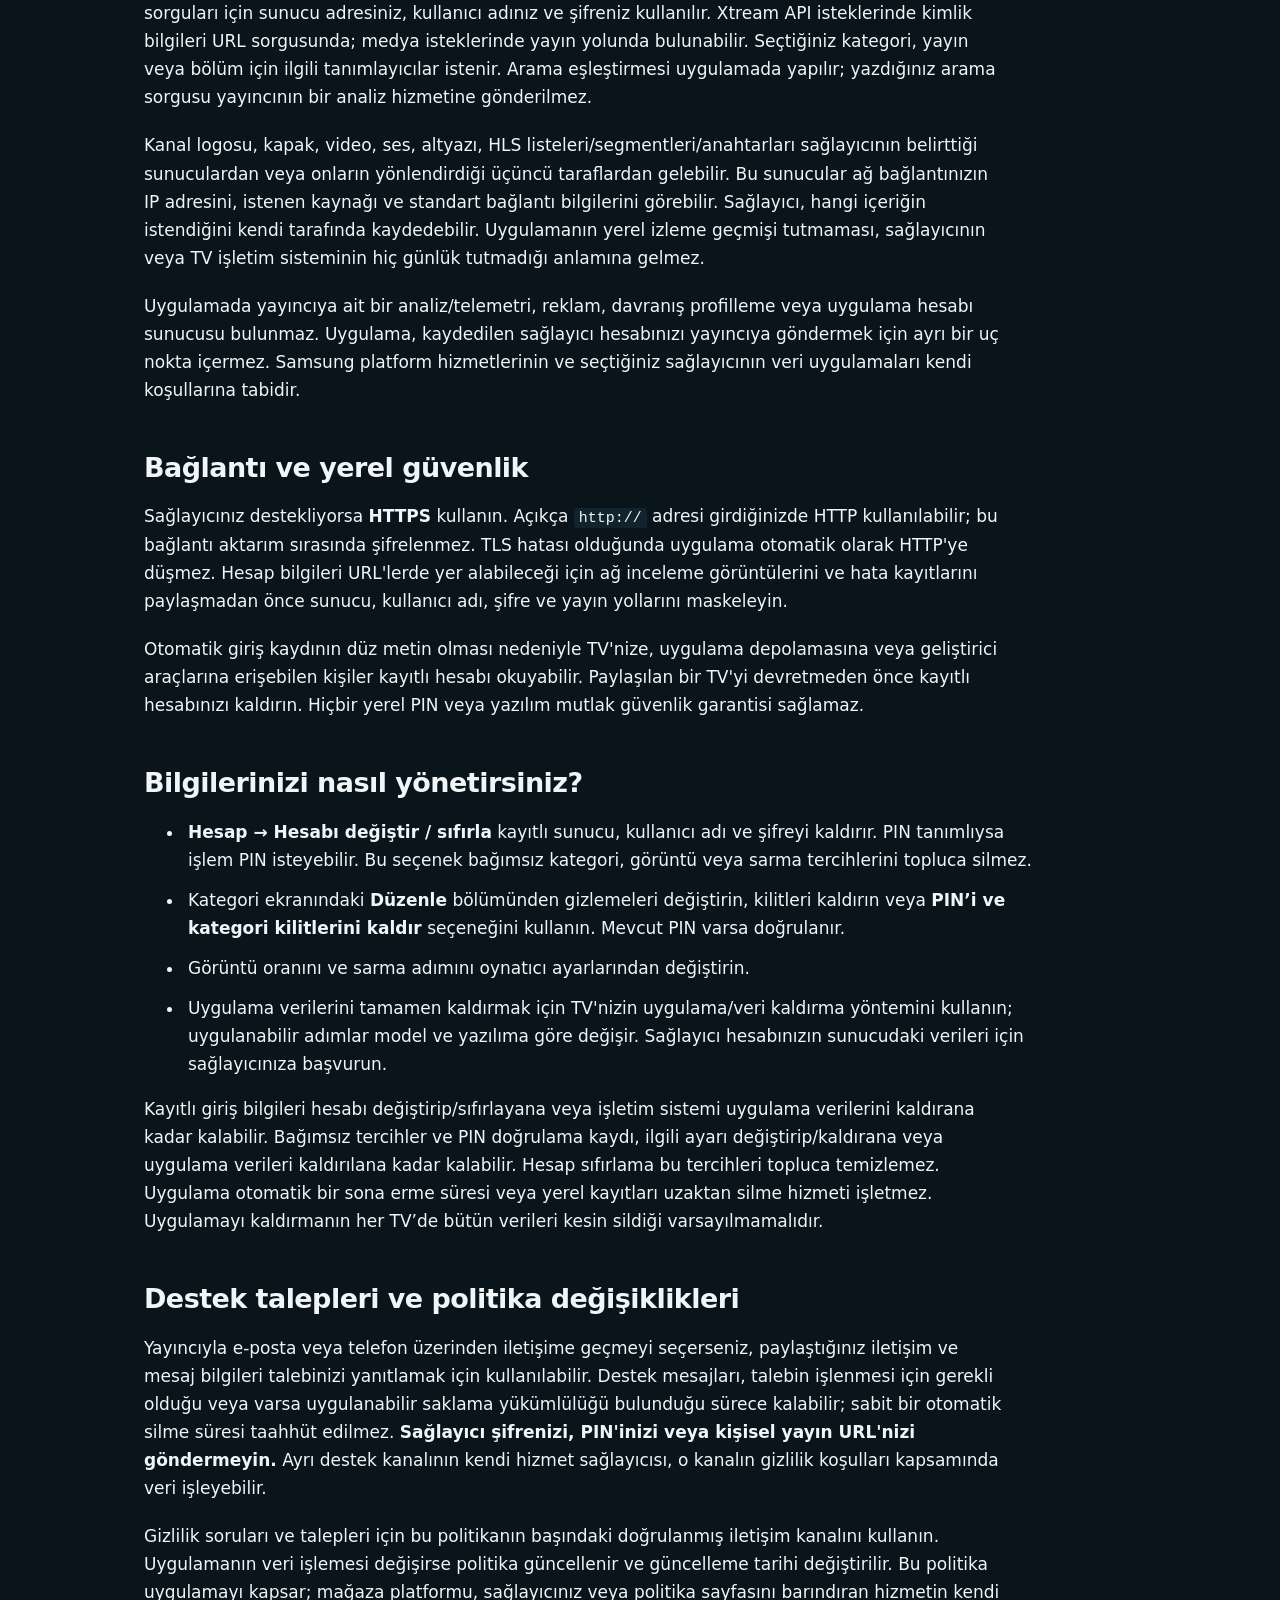
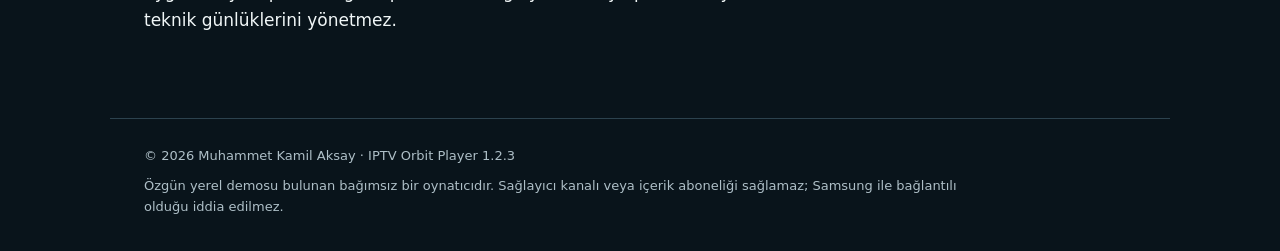
<file: privacy.html>
<!doctype html>
<html lang="tr">
<head><meta charset="utf-8"><meta name="viewport" content="width=device-width, initial-scale=1"><meta name="color-scheme" content="dark light"><meta name="referrer" content="no-referrer"><meta http-equiv="Content-Security-Policy" content="default-src 'none'; style-src 'self'; img-src 'self'; base-uri 'none'; form-action 'none'"><title>Gizlilik politikası · IPTV Orbit Player</title><meta name="description" content="Samsung Tizen TV için ücretsiz ve açık kaynak IPTV Orbit Player oynatıcı. Gizlilik ve destek bilgileri."><link rel="stylesheet" href="style.css"></head>
<body><a class="skip" href="#content">İçeriğe geç</a><header><a class="brand" href="index.html" aria-label="IPTV Orbit Player ana sayfa"><span class="brand-mark" aria-hidden="true">▶</span> IPTV Orbit Player</a><nav aria-label="Ana gezinme"><a href="privacy.html">Gizlilik</a><a href="support.html">Destek</a><a href="privacy-en.html" lang="en">English</a><a href="privacy-ko.html" lang="ko">한국어</a></nav></header><main id="content"><h1>IPTV Orbit Player Gizlilik Politikası</h1>
<p>Son güncelleme: 15 Kasım 2026 · Uygulama sürümü: 1.2.3</p>
<h2>Uygulama ve yayıncı</h2>
<p>IPTV Orbit Player, Samsung Tizen TV&#39;lerde kullanıcının kendi erişim hakkı bulunan Xtream uyumlu hizmetlerine bağlanan ücretsiz ve açık kaynaklı bir medya oynatıcıdır. Yayıncı <strong>Muhammet Kamil Aksay</strong>&#39;dır. Uygulama sağlayıcı kanalı, içerik aboneliği veya medya sunucusu sağlamaz. İsteğe bağlı <strong>Hesapsız yerel örneği izle</strong> seçeneği, paketteki özgün MIT lisanslı 120 saniyelik videoyu internet veya hesap gerektirmeden oynatır. Demodaki tüm liste satırları aynı sonlu dosyayı kullanır; bunlar gerçek canlı yayın veya film/dizi kataloğu değildir. Örnek medya iki sentetik AAC test tonu içerir ve gömülü altyazı içermez.</p>
<p class="contact"><strong>Gizlilik ve destek:</strong> <a href="mailto:aksay84@gmail.com">aksay84@gmail.com</a> · <a href="tel:+905050149555">+90 505 014 95 55</a> · <a href="support.html">Destek bilgileri</a>.</p>
<h2>TV&#39;de hangi bilgiler saklanır?</h2>
<p>Uygulama, otomatik giriş ve açıkça yaptığınız tercihleri korumak için TV&#39;nin uygulamaya ayrılan yerel depolamasını kullanır:</p>
<div class="table-wrap"><table><thead><tr><th scope="col">Bilgi</th><th scope="col">Amaç ve saklama biçimi</th></tr></thead><tbody>
<tr><td>Sunucu adresi, kullanıcı adı ve hesap şifresi</td><td>Başarılı girişten sonra otomatik giriş için <code>akis.credentials.v1</code> kaydında saklanır. <strong>Bu bilgiler düz metindir; şifrelenmiş bir kasa içinde değildir.</strong></td></tr>
<tr><td>HLS/TS biçim tercihi</td><td><code>akis.format</code> kaydında saklanır.</td></tr>
<tr><td>Gizlenen/kilitlenen kategoriler, görüntü oranı ve sarma adımı</td><td><code>akis.preferences.v1</code> kaydında saklanır. Kategori tercihleri, sunucu ve kullanıcı adından türetilen şifreleme amaçlı olmayan bir hesap kapsam anahtarıyla ilişkilendirilir.</td></tr>
<tr><td>PIN doğrulama kaydı</td><td>Aynı tercih kaydında rastgele tuz ve PBKDF2-SHA256 türetme bilgileriyle saklanır. PIN&#39;in kendisi düz metin olarak saklanmaz. Kategori PIN&#39;i, TV hesabınızın ya da sağlayıcı şifrenizin yerine geçen bir güvenlik kasası değildir.</td></tr>
</tbody></table></div>
<p>Uygulama izleme geçmişi, son izlenen içerik listesi, arama geçmişi veya kaldığınız saniyeyi kalıcı kaydetmez. Arama sonuçları, EPG bilgileri ve geçici kategori açma yetkileri çalışma belleğinde tutulur. Geçici oynatma durumu, oynatıcı çalışırken gereklidir; kalıcı bir izleme kaydına dönüştürülmez.</p>
<h2>Ağ üzerinden neler gönderilir?</h2>
<p>Uygulama doğrudan <strong>sizin seçtiğiniz sağlayıcıya</strong> bağlanır. Kimlik doğrulama ve katalog/EPG sorguları için sunucu adresiniz, kullanıcı adınız ve şifreniz kullanılır. Xtream API isteklerinde kimlik bilgileri URL sorgusunda; medya isteklerinde yayın yolunda bulunabilir. Seçtiğiniz kategori, yayın veya bölüm için ilgili tanımlayıcılar istenir. Arama eşleştirmesi uygulamada yapılır; yazdığınız arama sorgusu yayıncının bir analiz hizmetine gönderilmez.</p>
<p>Kanal logosu, kapak, video, ses, altyazı, HLS listeleri/segmentleri/anahtarları sağlayıcının belirttiği sunuculardan veya onların yönlendirdiği üçüncü taraflardan gelebilir. Bu sunucular ağ bağlantınızın IP adresini, istenen kaynağı ve standart bağlantı bilgilerini görebilir. Sağlayıcı, hangi içeriğin istendiğini kendi tarafında kaydedebilir. Uygulamanın yerel izleme geçmişi tutmaması, sağlayıcının veya TV işletim sisteminin hiç günlük tutmadığı anlamına gelmez.</p>
<p>Uygulamada yayıncıya ait bir analiz/telemetri, reklam, davranış profilleme veya uygulama hesabı sunucusu bulunmaz. Uygulama, kaydedilen sağlayıcı hesabınızı yayıncıya göndermek için ayrı bir uç nokta içermez. Samsung platform hizmetlerinin ve seçtiğiniz sağlayıcının veri uygulamaları kendi koşullarına tabidir.</p>
<h2>Bağlantı ve yerel güvenlik</h2>
<p>Sağlayıcınız destekliyorsa <strong>HTTPS</strong> kullanın. Açıkça <code>http://</code> adresi girdiğinizde HTTP kullanılabilir; bu bağlantı aktarım sırasında şifrelenmez. TLS hatası olduğunda uygulama otomatik olarak HTTP&#39;ye düşmez. Hesap bilgileri URL&#39;lerde yer alabileceği için ağ inceleme görüntülerini ve hata kayıtlarını paylaşmadan önce sunucu, kullanıcı adı, şifre ve yayın yollarını maskeleyin.</p>
<p>Otomatik giriş kaydının düz metin olması nedeniyle TV&#39;nize, uygulama depolamasına veya geliştirici araçlarına erişebilen kişiler kayıtlı hesabı okuyabilir. Paylaşılan bir TV&#39;yi devretmeden önce kayıtlı hesabınızı kaldırın. Hiçbir yerel PIN veya yazılım mutlak güvenlik garantisi sağlamaz.</p>
<h2>Bilgilerinizi nasıl yönetirsiniz?</h2>
<ul>
<li><strong>Hesap → Hesabı değiştir / sıfırla</strong> kayıtlı sunucu, kullanıcı adı ve şifreyi kaldırır. PIN tanımlıysa işlem PIN isteyebilir. Bu seçenek bağımsız kategori, görüntü veya sarma tercihlerini topluca silmez.</li>
<li>Kategori ekranındaki <strong>Düzenle</strong> bölümünden gizlemeleri değiştirin, kilitleri kaldırın veya <strong>PIN’i ve kategori kilitlerini kaldır</strong> seçeneğini kullanın. Mevcut PIN varsa doğrulanır.</li>
<li>Görüntü oranını ve sarma adımını oynatıcı ayarlarından değiştirin.</li>
<li>Uygulama verilerini tamamen kaldırmak için TV&#39;nizin uygulama/veri kaldırma yöntemini kullanın; uygulanabilir adımlar model ve yazılıma göre değişir. Sağlayıcı hesabınızın sunucudaki verileri için sağlayıcınıza başvurun.</li>
</ul>
<p>Kayıtlı giriş bilgileri hesabı değiştirip/sıfırlayana veya işletim sistemi uygulama verilerini kaldırana kadar kalabilir. Bağımsız tercihler ve PIN doğrulama kaydı, ilgili ayarı değiştirip/kaldırana veya uygulama verileri kaldırılana kadar kalabilir. Hesap sıfırlama bu tercihleri topluca temizlemez. Uygulama otomatik bir sona erme süresi veya yerel kayıtları uzaktan silme hizmeti işletmez. Uygulamayı kaldırmanın her TV’de bütün verileri kesin sildiği varsayılmamalıdır.</p>
<h2>Destek talepleri ve politika değişiklikleri</h2>
<p>Yayıncıyla e-posta veya telefon üzerinden iletişime geçmeyi seçerseniz, paylaştığınız iletişim ve mesaj bilgileri talebinizi yanıtlamak için kullanılabilir. Destek mesajları, talebin işlenmesi için gerekli olduğu veya varsa uygulanabilir saklama yükümlülüğü bulunduğu sürece kalabilir; sabit bir otomatik silme süresi taahhüt edilmez. <strong>Sağlayıcı şifrenizi, PIN&#39;inizi veya kişisel yayın URL&#39;nizi göndermeyin.</strong> Ayrı destek kanalının kendi hizmet sağlayıcısı, o kanalın gizlilik koşulları kapsamında veri işleyebilir.</p>
<p>Gizlilik soruları ve talepleri için bu politikanın başındaki doğrulanmış iletişim kanalını kullanın. Uygulamanın veri işlemesi değişirse politika güncellenir ve güncelleme tarihi değiştirilir. Bu politika uygulamayı kapsar; mağaza platformu, sağlayıcınız veya politika sayfasını barındıran hizmetin kendi teknik günlüklerini yönetmez.</p></main><footer><p>© 2026 Muhammet Kamil Aksay · IPTV Orbit Player 1.2.3</p><p>Özgün yerel demosu bulunan bağımsız bir oynatıcıdır. Sağlayıcı kanalı veya içerik aboneliği sağlamaz; Samsung ile bağlantılı olduğu iddia edilmez.</p></footer></body></html>
</file>
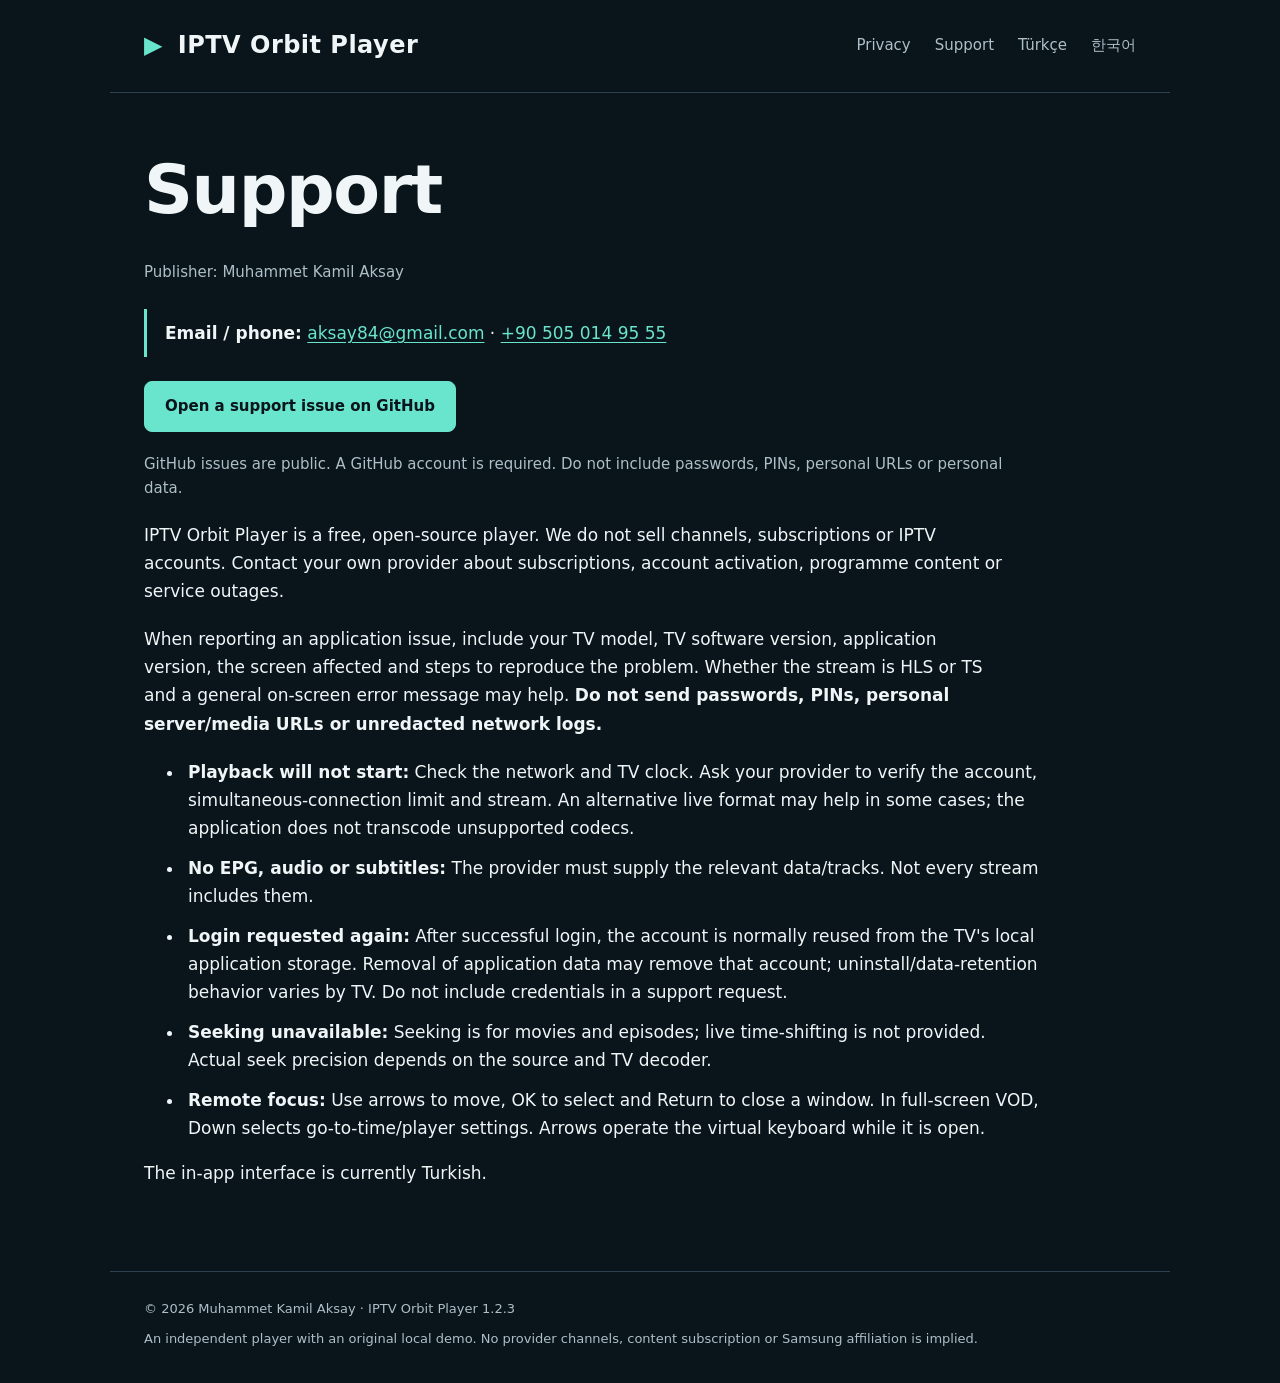
<file: support-en.html>
<!doctype html>
<html lang="en">
<head><meta charset="utf-8"><meta name="viewport" content="width=device-width, initial-scale=1"><meta name="color-scheme" content="dark light"><meta name="referrer" content="no-referrer"><meta http-equiv="Content-Security-Policy" content="default-src 'none'; style-src 'self'; img-src 'self'; base-uri 'none'; form-action 'none'"><title>Support · IPTV Orbit Player</title><meta name="description" content="IPTV Orbit Player, a free open-source player for Samsung Tizen TV. Privacy and support information."><link rel="stylesheet" href="style.css"></head>
<body><a class="skip" href="#content">Skip to content</a><header><a class="brand" href="index-en.html" aria-label="IPTV Orbit Player home"><span class="brand-mark" aria-hidden="true">▶</span> IPTV Orbit Player</a><nav aria-label="Main navigation"><a href="privacy-en.html">Privacy</a><a href="support-en.html">Support</a><a href="support.html" lang="tr">Türkçe</a><a href="privacy-ko.html" lang="ko">한국어</a></nav></header><main id="content"><h1>Support</h1><p class="muted">Publisher: Muhammet Kamil Aksay</p><p class="contact"><strong>Email / phone:</strong> <a href="mailto:aksay84@gmail.com">aksay84@gmail.com</a> · <a href="tel:+905050149555">+90 505 014 95 55</a></p><p><a class="button" href="https://github.com/muhammetaksay/iptv-orbit-player/issues" rel="noreferrer">Open a support issue on GitHub</a></p><p class="muted">GitHub issues are public. A GitHub account is required. Do not include passwords, PINs, personal URLs or personal data.</p><p>IPTV Orbit Player is a free, open-source player. We do not sell channels, subscriptions or IPTV accounts. Contact your own provider about subscriptions, account activation, programme content or service outages.</p>
<p>When reporting an application issue, include your TV model, TV software version, application version, the screen affected and steps to reproduce the problem. Whether the stream is HLS or TS and a general on-screen error message may help. <strong>Do not send passwords, PINs, personal server/media URLs or unredacted network logs.</strong></p>
<ul>
<li><strong>Playback will not start:</strong> Check the network and TV clock. Ask your provider to verify the account, simultaneous-connection limit and stream. An alternative live format may help in some cases; the application does not transcode unsupported codecs.</li>
<li><strong>No EPG, audio or subtitles:</strong> The provider must supply the relevant data/tracks. Not every stream includes them.</li>
<li><strong>Login requested again:</strong> After successful login, the account is normally reused from the TV&#39;s local application storage. Removal of application data may remove that account; uninstall/data-retention behavior varies by TV. Do not include credentials in a support request.</li>
<li><strong>Seeking unavailable:</strong> Seeking is for movies and episodes; live time-shifting is not provided. Actual seek precision depends on the source and TV decoder.</li>
<li><strong>Remote focus:</strong> Use arrows to move, OK to select and Return to close a window. In full-screen VOD, Down selects go-to-time/player settings. Arrows operate the virtual keyboard while it is open.</li>
</ul>
<p>The in-app interface is currently Turkish.</p></main><footer><p>© 2026 Muhammet Kamil Aksay · IPTV Orbit Player 1.2.3</p><p>An independent player with an original local demo. No provider channels, content subscription or Samsung affiliation is implied.</p></footer></body></html>
</file>
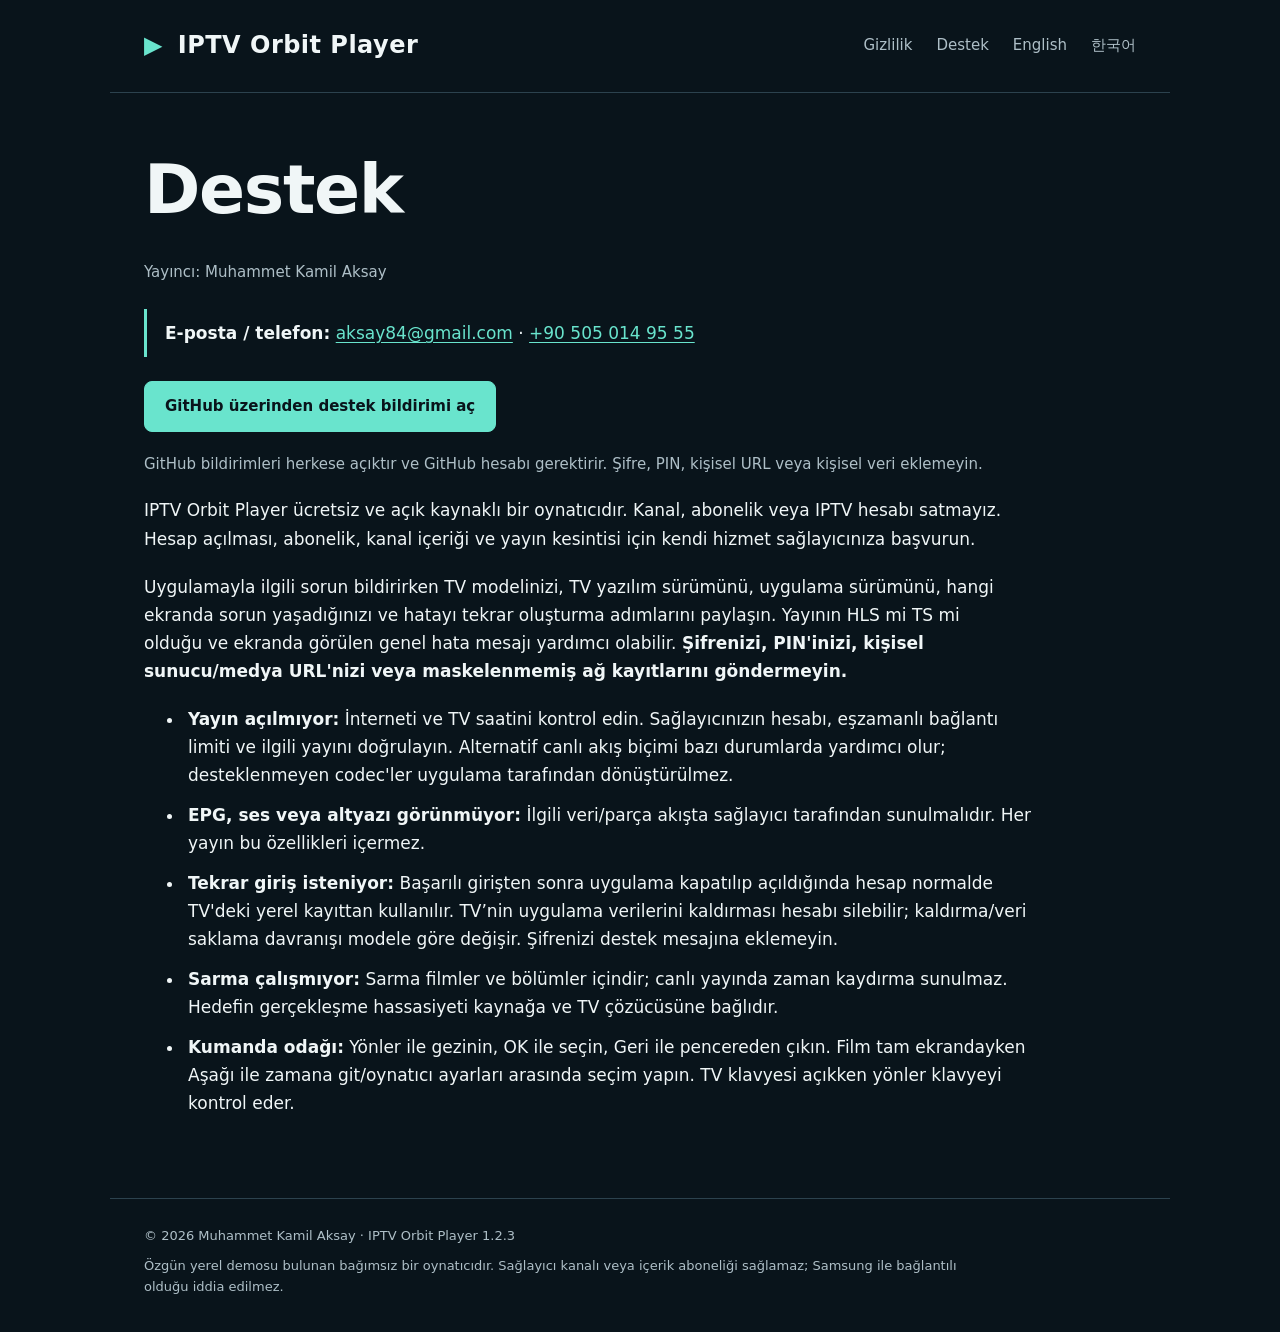
<file: support.html>
<!doctype html>
<html lang="tr">
<head><meta charset="utf-8"><meta name="viewport" content="width=device-width, initial-scale=1"><meta name="color-scheme" content="dark light"><meta name="referrer" content="no-referrer"><meta http-equiv="Content-Security-Policy" content="default-src 'none'; style-src 'self'; img-src 'self'; base-uri 'none'; form-action 'none'"><title>Destek · IPTV Orbit Player</title><meta name="description" content="Samsung Tizen TV için ücretsiz ve açık kaynak IPTV Orbit Player oynatıcı. Gizlilik ve destek bilgileri."><link rel="stylesheet" href="style.css"></head>
<body><a class="skip" href="#content">İçeriğe geç</a><header><a class="brand" href="index.html" aria-label="IPTV Orbit Player ana sayfa"><span class="brand-mark" aria-hidden="true">▶</span> IPTV Orbit Player</a><nav aria-label="Ana gezinme"><a href="privacy.html">Gizlilik</a><a href="support.html">Destek</a><a href="support-en.html" lang="en">English</a><a href="privacy-ko.html" lang="ko">한국어</a></nav></header><main id="content"><h1>Destek</h1><p class="muted">Yayıncı: Muhammet Kamil Aksay</p><p class="contact"><strong>E-posta / telefon:</strong> <a href="mailto:aksay84@gmail.com">aksay84@gmail.com</a> · <a href="tel:+905050149555">+90 505 014 95 55</a></p><p><a class="button" href="https://github.com/muhammetaksay/iptv-orbit-player/issues" rel="noreferrer">GitHub üzerinden destek bildirimi aç</a></p><p class="muted">GitHub bildirimleri herkese açıktır ve GitHub hesabı gerektirir. Şifre, PIN, kişisel URL veya kişisel veri eklemeyin.</p><p>IPTV Orbit Player ücretsiz ve açık kaynaklı bir oynatıcıdır. Kanal, abonelik veya IPTV hesabı satmayız. Hesap açılması, abonelik, kanal içeriği ve yayın kesintisi için kendi hizmet sağlayıcınıza başvurun.</p>
<p>Uygulamayla ilgili sorun bildirirken TV modelinizi, TV yazılım sürümünü, uygulama sürümünü, hangi ekranda sorun yaşadığınızı ve hatayı tekrar oluşturma adımlarını paylaşın. Yayının HLS mi TS mi olduğu ve ekranda görülen genel hata mesajı yardımcı olabilir. <strong>Şifrenizi, PIN&#39;inizi, kişisel sunucu/medya URL&#39;nizi veya maskelenmemiş ağ kayıtlarını göndermeyin.</strong></p>
<ul>
<li><strong>Yayın açılmıyor:</strong> İnterneti ve TV saatini kontrol edin. Sağlayıcınızın hesabı, eşzamanlı bağlantı limiti ve ilgili yayını doğrulayın. Alternatif canlı akış biçimi bazı durumlarda yardımcı olur; desteklenmeyen codec&#39;ler uygulama tarafından dönüştürülmez.</li>
<li><strong>EPG, ses veya altyazı görünmüyor:</strong> İlgili veri/parça akışta sağlayıcı tarafından sunulmalıdır. Her yayın bu özellikleri içermez.</li>
<li><strong>Tekrar giriş isteniyor:</strong> Başarılı girişten sonra uygulama kapatılıp açıldığında hesap normalde TV&#39;deki yerel kayıttan kullanılır. TV’nin uygulama verilerini kaldırması hesabı silebilir; kaldırma/veri saklama davranışı modele göre değişir. Şifrenizi destek mesajına eklemeyin.</li>
<li><strong>Sarma çalışmıyor:</strong> Sarma filmler ve bölümler içindir; canlı yayında zaman kaydırma sunulmaz. Hedefin gerçekleşme hassasiyeti kaynağa ve TV çözücüsüne bağlıdır.</li>
<li><strong>Kumanda odağı:</strong> Yönler ile gezinin, OK ile seçin, Geri ile pencereden çıkın. Film tam ekrandayken Aşağı ile zamana git/oynatıcı ayarları arasında seçim yapın. TV klavyesi açıkken yönler klavyeyi kontrol eder.</li>
</ul></main><footer><p>© 2026 Muhammet Kamil Aksay · IPTV Orbit Player 1.2.3</p><p>Özgün yerel demosu bulunan bağımsız bir oynatıcıdır. Sağlayıcı kanalı veya içerik aboneliği sağlamaz; Samsung ile bağlantılı olduğu iddia edilmez.</p></footer></body></html>
</file>
<file: style.css>
:root{color-scheme:dark;--bg:#09141b;--panel:#11232c;--text:#f0f6f7;--muted:#aebfc7;--accent:#69e4cd;--line:#2c424e}*{box-sizing:border-box}body{margin:0;background:var(--bg);color:var(--text);font:17px/1.65 system-ui,-apple-system,BlinkMacSystemFont,"Segoe UI",sans-serif}header,main,footer{max-width:1060px;margin:auto;padding:26px 34px}header{display:flex;align-items:center;justify-content:space-between;gap:24px;border-bottom:1px solid var(--line)}a{color:var(--accent);text-underline-offset:.2em}a:hover{text-decoration-thickness:2px}a:focus-visible{outline:3px solid var(--accent);outline-offset:5px;border-radius:3px}.brand{font-size:24px;letter-spacing:.02em;font-weight:800;color:var(--text);text-decoration:none;white-space:nowrap}.brand-mark{color:var(--accent);margin-right:6px}nav{display:flex;gap:24px;flex-wrap:wrap}nav a{font-size:15px;color:var(--muted);text-decoration:none}main{padding-top:56px;padding-bottom:64px;min-height:70vh}h1,h2,h3{line-height:1.2;letter-spacing:-.02em}h1{font-size:clamp(38px,6vw,68px);margin:0 0 30px;max-width:840px}h1 span{color:var(--accent)}h2{font-size:27px;margin:48px 0 18px}h3{font-size:21px;margin:30px 0 14px}p,li{max-width:860px}p{margin:0 0 20px}.lead{font-size:21px;max-width:780px;color:#cedbe0}.eyebrow{color:var(--accent);font-size:12px;letter-spacing:.15em;font-weight:750;margin-bottom:20px}.muted{color:var(--muted);font-size:15px}.notice{border:1px solid var(--line);background:var(--panel);border-radius:14px;padding:24px;margin:30px 0;max-width:860px}.notice p:last-child{margin-bottom:0}.notice strong{display:block;margin-bottom:8px}.notice .button{margin-top:10px}.button{display:inline-block;padding:12px 20px;min-height:48px;border-radius:8px;border:1px solid var(--accent);color:var(--bg);background:var(--accent);font-weight:700;font-size:15px;text-decoration:none}.button.secondary{background:transparent;color:var(--accent)}.is-disabled{background:var(--panel);color:var(--muted);border-color:var(--line);cursor:default}.actions{display:flex;gap:14px;flex-wrap:wrap;margin:28px 0}.features{padding-left:23px;display:grid;grid-template-columns:1fr 1fr;gap:12px 42px;max-width:850px}.features li::marker{color:var(--accent)}li{padding-left:4px;margin-bottom:12px}.table-wrap{overflow:auto;margin:24px 0 32px}table{width:100%;border-collapse:collapse;min-width:550px;font-size:15px}th,td{text-align:left;vertical-align:top;border:1px solid var(--line);padding:16px}th{background:var(--panel)}th:first-child,td:first-child{width:32%}code{font-size:.88em;background:var(--panel);padding:2px 5px;border-radius:3px;overflow-wrap:anywhere}.contact{border-left:3px solid var(--accent);padding:10px 18px;margin:24px 0}footer{color:var(--muted);font-size:13px;border-top:1px solid var(--line)}footer p{margin-bottom:8px}.source{font-size:15px;margin-top:35px}.skip{position:absolute;left:20px;top:-100px;background:var(--accent);color:var(--bg);padding:12px 18px;z-index:2}.skip:focus{top:12px}@media(max-width:680px){header,main,footer{padding-left:22px;padding-right:22px}header{align-items:flex-start;flex-direction:column;gap:16px}nav{gap:22px}main{padding-top:36px}h1{font-size:38px}h2{font-size:24px;margin-top:36px}.lead{font-size:19px}.features{grid-template-columns:1fr;gap:2px}.notice{padding:20px}.button{font-size:14px}.actions .button{width:100%;text-align:center}}
</file>
